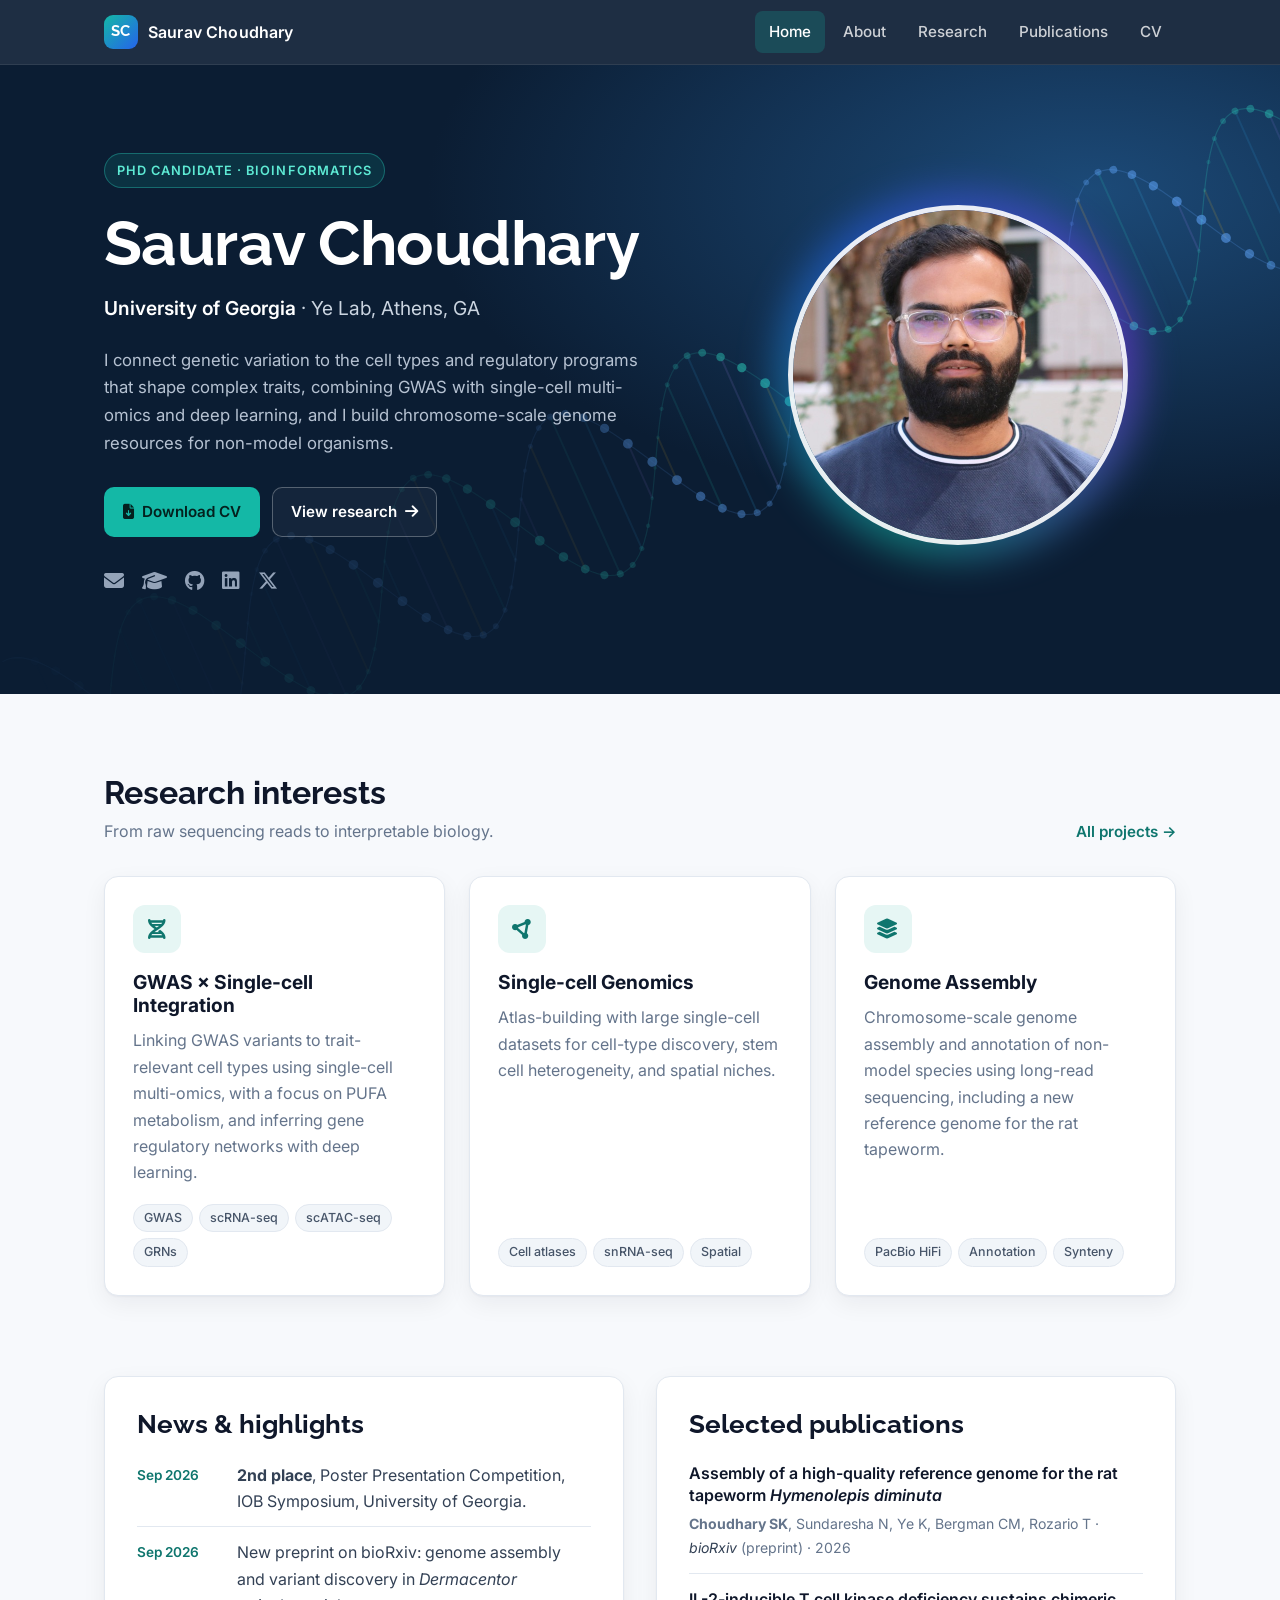
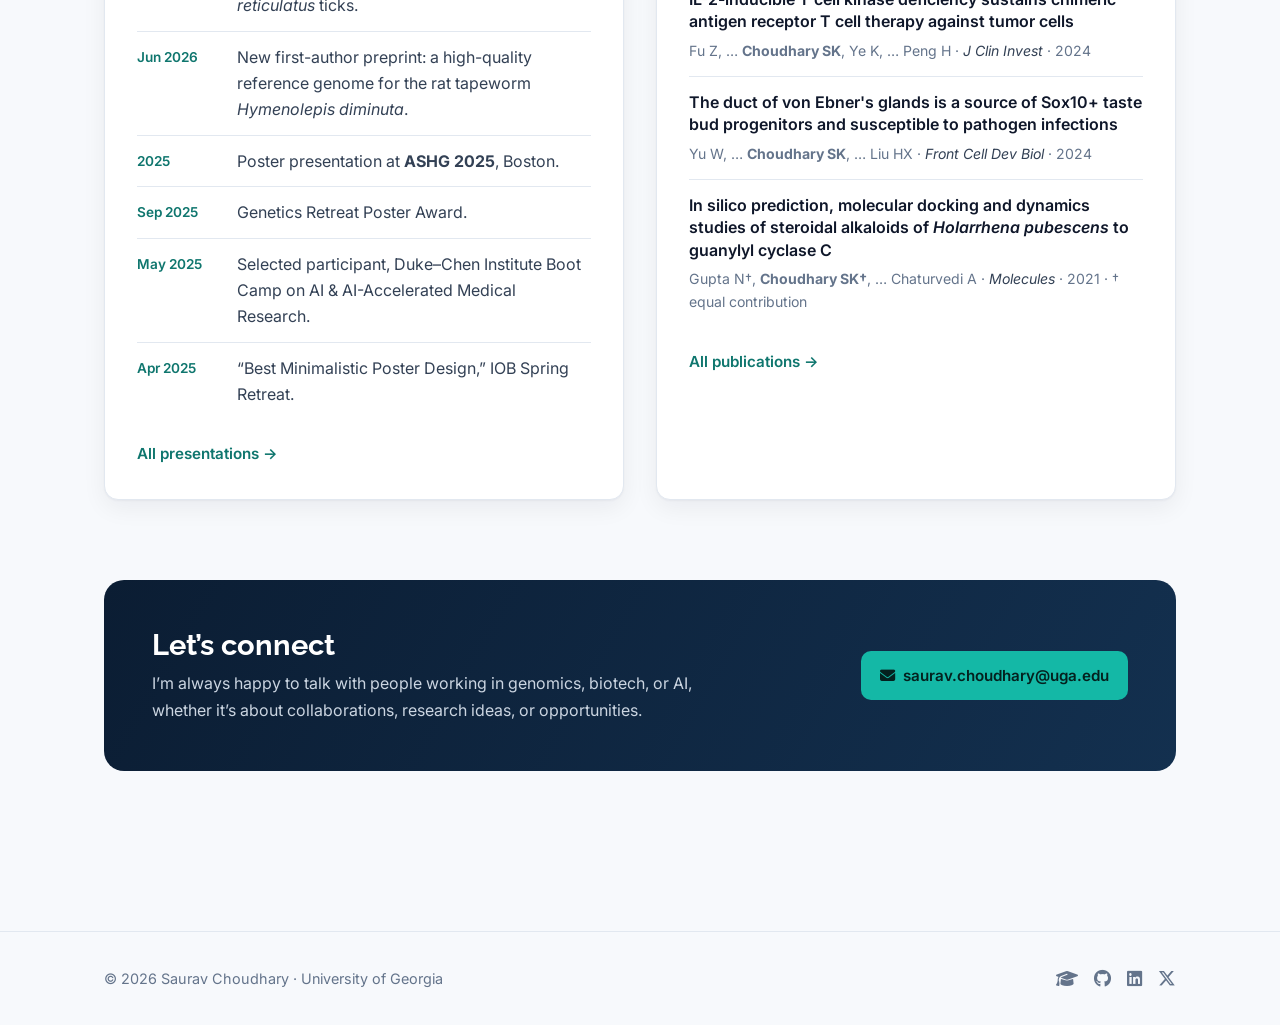
<file: index.html>
<!DOCTYPE html>
<html lang="en">
<head>
    <meta charset="UTF-8">
    <meta name="viewport" content="width=device-width, initial-scale=1.0">
    <title>Saurav Choudhary | Bioinformatics PhD Candidate, University of Georgia (UGA)</title>
    <meta name="description" content="Saurav Choudhary (Saurav Kumar Choudhary) is a Bioinformatics PhD candidate at the University of Georgia (UGA), Athens, working on single-cell genomics, GWAS integration, gene regulatory networks, and genome assembly.">

    <!-- Social preview cards (LinkedIn, X, Slack) -->
    <meta property="og:type" content="website">
    <meta property="og:title" content="Saurav Choudhary | Bioinformatics PhD Candidate, University of Georgia (UGA)">
    <meta property="og:description" content="Saurav Choudhary (Saurav Kumar Choudhary) is a Bioinformatics PhD candidate at the University of Georgia (UGA), Athens, working on single-cell genomics, GWAS integration, gene regulatory networks, and genome assembly.">
    <link rel="canonical" href="https://choudhary-saurav.github.io/">
    <meta property="og:url" content="https://choudhary-saurav.github.io/">
    <meta property="og:site_name" content="Saurav Choudhary">
    <script type="application/ld+json">
{
        "@context": "https://schema.org",
        "@type": "Person",
        "name": "Saurav Choudhary",
        "alternateName": [
            "Saurav Kumar Choudhary",
            "Saurav K. Choudhary",
            "SK Choudhary"
        ],
        "url": "https://choudhary-saurav.github.io/",
        "image": "https://choudhary-saurav.github.io/assets/images/profile_640.jpg",
        "email": "mailto:saurav.choudhary@uga.edu",
        "jobTitle": "PhD Candidate in Bioinformatics",
        "affiliation": {
            "@type": "CollegeOrUniversity",
            "name": "University of Georgia",
            "alternateName": "UGA",
            "department": {
                "@type": "Organization",
                "name": "Institute of Bioinformatics"
            },
            "url": "https://www.uga.edu/"
        },
        "alumniOf": [
            {
                "@type": "CollegeOrUniversity",
                "name": "Indraprastha Institute of Information Technology Delhi",
                "alternateName": "IIIT-Delhi"
            },
            {
                "@type": "CollegeOrUniversity",
                "name": "Amity University"
            }
        ],
        "address": {
            "@type": "PostalAddress",
            "addressLocality": "Athens",
            "addressRegion": "GA",
            "addressCountry": "US"
        },
        "knowsAbout": [
            "Bioinformatics",
            "Single-cell genomics",
            "scRNA-seq",
            "scATAC-seq",
            "Spatial transcriptomics",
            "GWAS",
            "Gene regulatory networks",
            "Genome assembly",
            "Genome annotation",
            "Machine learning"
        ],
        "sameAs": [
            "https://scholar.google.com/citations?user=HQW7pr0AAAAJ",
            "https://github.com/Saurav0731",
            "https://www.linkedin.com/in/saurav317/",
            "https://x.com/saurav317",
            "https://www.genetics.uga.edu/directory/people/saurav-kumar-choudhary"
        ]
    }
    </script>
    <meta property="og:image" content="https://choudhary-saurav.github.io/assets/images/profile_640.jpg">
    <meta name="twitter:card" content="summary">

    <link rel="preconnect" href="https://fonts.googleapis.com">
    <link rel="preconnect" href="https://fonts.gstatic.com" crossorigin>
    <link href="https://fonts.googleapis.com/css2?family=Inter:wght@400;500;600;700&family=Raleway:wght@700;800&display=swap" rel="stylesheet">
    <link rel="stylesheet" href="https://cdnjs.cloudflare.com/ajax/libs/font-awesome/6.5.1/css/all.min.css">
    <link rel="stylesheet" href="assets/css/style.css">
</head>
<body>

    <nav class="site-nav">
        <div class="wrap">
            <a class="brand" href="index.html">
                <span class="brand-mark">SC</span>
                <span>Saurav Choudhary</span>
            </a>
            <button class="nav-toggle" aria-label="Toggle menu" aria-expanded="false">
                <i class="fa-solid fa-bars"></i>
            </button>
            <ul class="nav-links">
                <li><a class="active" href="index.html">Home</a></li>
                <li><a href="about.html">About</a></li>
                <li><a href="research.html">Research</a></li>
                <li><a href="publications.html">Publications</a></li>
                <li><a href="cv.html">CV</a></li>
            </ul>
        </div>
    </nav>

    <header class="hero">
        <canvas class="hero-canvas" data-anim="helix" aria-hidden="true"></canvas>
        <div class="wrap">
            <div>
                <span class="eyebrow">PhD Candidate · Bioinformatics</span>
                <h1>Saurav Choudhary</h1>
                <p class="role"><strong>University of Georgia</strong> · Ye Lab, Athens, GA</p>
                <p class="lede">
                    I connect genetic variation to the cell types and regulatory programs that shape complex traits,
                    combining GWAS with single-cell multi-omics and deep learning, and I build chromosome-scale
                    genome resources for non-model organisms.
                </p>
                <div class="hero-actions">
                    <a class="btn btn-primary" href="assets/pdfs/Saurav_Choudhary_2026.pdf" target="_blank" rel="noopener">
                        <i class="fa-solid fa-file-arrow-down"></i> Download CV
                    </a>
                    <a class="btn btn-ghost" href="research.html">
                        View research <i class="fa-solid fa-arrow-right"></i>
                    </a>
                </div>
                <div class="hero-social">
                    <a href="mailto:saurav.choudhary@uga.edu" aria-label="Email"><i class="fa-solid fa-envelope"></i></a>
                    <a href="https://scholar.google.com/citations?user=HQW7pr0AAAAJ&hl=en" target="_blank" rel="noopener" aria-label="Google Scholar"><i class="fa-solid fa-graduation-cap"></i></a>
                    <a href="https://github.com/Saurav0731" target="_blank" rel="noopener" aria-label="GitHub"><i class="fa-brands fa-github"></i></a>
                    <a href="https://www.linkedin.com/in/saurav317/" target="_blank" rel="noopener" aria-label="LinkedIn"><i class="fa-brands fa-linkedin"></i></a>
                    <a href="https://x.com/saurav317" target="_blank" rel="noopener" aria-label="X"><i class="fa-brands fa-x-twitter"></i></a>
                </div>
            </div>
            <div class="portrait">
                <img src="assets/images/profile_640.jpg" alt="Portrait of Saurav Choudhary">
            </div>
        </div>
    </header>

    <main>
        <section class="section">
            <div class="wrap">
                <div class="section-head">
                    <div>
                        <h2>Research interests</h2>
                        <p>From raw sequencing reads to interpretable biology.</p>
                    </div>
                    <a class="section-link" href="research.html">All projects →</a>
                </div>

                <div class="cards">
                    <article class="card">
                        <div class="card-icon"><i class="fa-solid fa-dna"></i></div>
                        <h3>GWAS × Single-cell Integration</h3>
                        <p>Linking GWAS variants to trait-relevant cell types using single-cell multi-omics, with a focus on PUFA metabolism, and inferring gene regulatory networks with deep learning.</p>
                        <div class="tags">
                            <span class="tag">GWAS</span>
                            <span class="tag">scRNA-seq</span>
                            <span class="tag">scATAC-seq</span>
                            <span class="tag">GRNs</span>
                        </div>
                    </article>

                    <article class="card">
                        <div class="card-icon"><i class="fa-solid fa-circle-nodes"></i></div>
                        <h3>Single-cell Genomics</h3>
                        <p>Atlas-building with large single-cell datasets for cell-type discovery, stem cell heterogeneity, and spatial niches.</p>
                        <div class="tags">
                            <span class="tag">Cell atlases</span>
                            <span class="tag">snRNA-seq</span>
                            <span class="tag">Spatial</span>
                        </div>
                    </article>

                    <article class="card">
                        <div class="card-icon"><i class="fa-solid fa-layer-group"></i></div>
                        <h3>Genome Assembly</h3>
                        <p>Chromosome-scale genome assembly and annotation of non-model species using long-read sequencing, including a new reference genome for the rat tapeworm.</p>
                        <div class="tags">
                            <span class="tag">PacBio HiFi</span>
                            <span class="tag">Annotation</span>
                            <span class="tag">Synteny</span>
                        </div>
                    </article>
                </div>
            </div>
        </section>

        <section class="section">
            <div class="wrap split">
                <div class="panel">
                    <h2>News &amp; highlights</h2>
                    <ul class="news">
                        <li><time>Sep 2026</time><span><strong>2nd place</strong>, Poster Presentation Competition, IOB Symposium, University of Georgia.</span></li>
                        <li><time>Sep 2026</time><span>New preprint on bioRxiv: genome assembly and variant discovery in <i>Dermacentor reticulatus</i> ticks.</span></li>
                        <li><time>Jun 2026</time><span>New first-author preprint: a high-quality reference genome for the rat tapeworm <i>Hymenolepis diminuta</i>.</span></li>
                        <li><time>2025</time><span>Poster presentation at <strong>ASHG 2025</strong>, Boston.</span></li>
                        <li><time>Sep 2025</time><span>Genetics Retreat Poster Award.</span></li>
                        <li><time>May 2025</time><span>Selected participant, Duke–Chen Institute Boot Camp on AI &amp; AI-Accelerated Medical Research.</span></li>
                        <li><time>Apr 2025</time><span>“Best Minimalistic Poster Design,” IOB Spring Retreat.</span></li>
                    </ul>
                    <div class="panel-foot"><a href="publications.html">All presentations →</a></div>
                </div>

                <div class="panel">
                    <h2>Selected publications</h2>
                    <div class="pub">
                        <a class="pub-title" href="https://doi.org/10.64898/2026.06.23.734100" target="_blank" rel="noopener">
                            Assembly of a high-quality reference genome for the rat tapeworm <i>Hymenolepis diminuta</i>
                        </a>
                        <div class="pub-meta"><strong>Choudhary SK</strong>, Sundaresha N, Ye K, Bergman CM, Rozario T · <em>bioRxiv</em> (preprint) · 2026</div>
                    </div>
                    <div class="pub">
                        <a class="pub-title" href="https://doi.org/10.1172/JCI178558" target="_blank" rel="noopener">
                            IL-2-inducible T cell kinase deficiency sustains chimeric antigen receptor T cell therapy against tumor cells
                        </a>
                        <div class="pub-meta">Fu Z, … <strong>Choudhary SK</strong>, Ye K, … Peng H · <em>J Clin Invest</em> · 2024</div>
                    </div>
                    <div class="pub">
                        <a class="pub-title" href="https://doi.org/10.3389/fcell.2024.1460669" target="_blank" rel="noopener">
                            The duct of von Ebner's glands is a source of Sox10+ taste bud progenitors and susceptible to pathogen infections
                        </a>
                        <div class="pub-meta">Yu W, … <strong>Choudhary SK</strong>, … Liu HX · <em>Front Cell Dev Biol</em> · 2024</div>
                    </div>
                    <div class="pub">
                        <a class="pub-title" href="https://doi.org/10.3390/molecules26144147" target="_blank" rel="noopener">
                            In silico prediction, molecular docking and dynamics studies of steroidal alkaloids of <i>Holarrhena pubescens</i> to guanylyl cyclase C
                        </a>
                        <div class="pub-meta">Gupta N†, <strong>Choudhary SK†</strong>, … Chaturvedi A · <em>Molecules</em> · 2021 · † equal contribution</div>
                    </div>
                    <div class="panel-foot"><a href="publications.html">All publications →</a></div>
                </div>
            </div>
        </section>

        <section class="section">
            <div class="wrap">
                <div class="contact">
                    <div>
                        <h2>Let’s connect</h2>
                        <p>I’m always happy to talk with people working in genomics, biotech, or AI, whether it’s about collaborations, research ideas, or opportunities.</p>
                    </div>
                    <a class="btn btn-primary" href="mailto:saurav.choudhary@uga.edu">
                        <i class="fa-solid fa-envelope"></i> saurav.choudhary@uga.edu
                    </a>
                </div>
            </div>
        </section>
    </main>

    <footer class="site-footer">
        <div class="wrap">
            <span>© 2026 Saurav Choudhary · University of Georgia</span>
            <div class="footer-social">
                <a href="https://scholar.google.com/citations?user=HQW7pr0AAAAJ&hl=en" target="_blank" rel="noopener" aria-label="Google Scholar"><i class="fa-solid fa-graduation-cap"></i></a>
                <a href="https://github.com/Saurav0731" target="_blank" rel="noopener" aria-label="GitHub"><i class="fa-brands fa-github"></i></a>
                <a href="https://www.linkedin.com/in/saurav317/" target="_blank" rel="noopener" aria-label="LinkedIn"><i class="fa-brands fa-linkedin"></i></a>
                <a href="https://x.com/saurav317" target="_blank" rel="noopener" aria-label="X"><i class="fa-brands fa-x-twitter"></i></a>
            </div>
        </div>
    </footer>

    <script data-goatcounter="https://choudhary-saurav.goatcounter.com/count" async src="https://gc.zgo.at/count.js"></script>
    <script src="assets/js/site.js"></script>
    <script src="assets/js/hero-anim.js"></script>
</body>
</html>
</file>
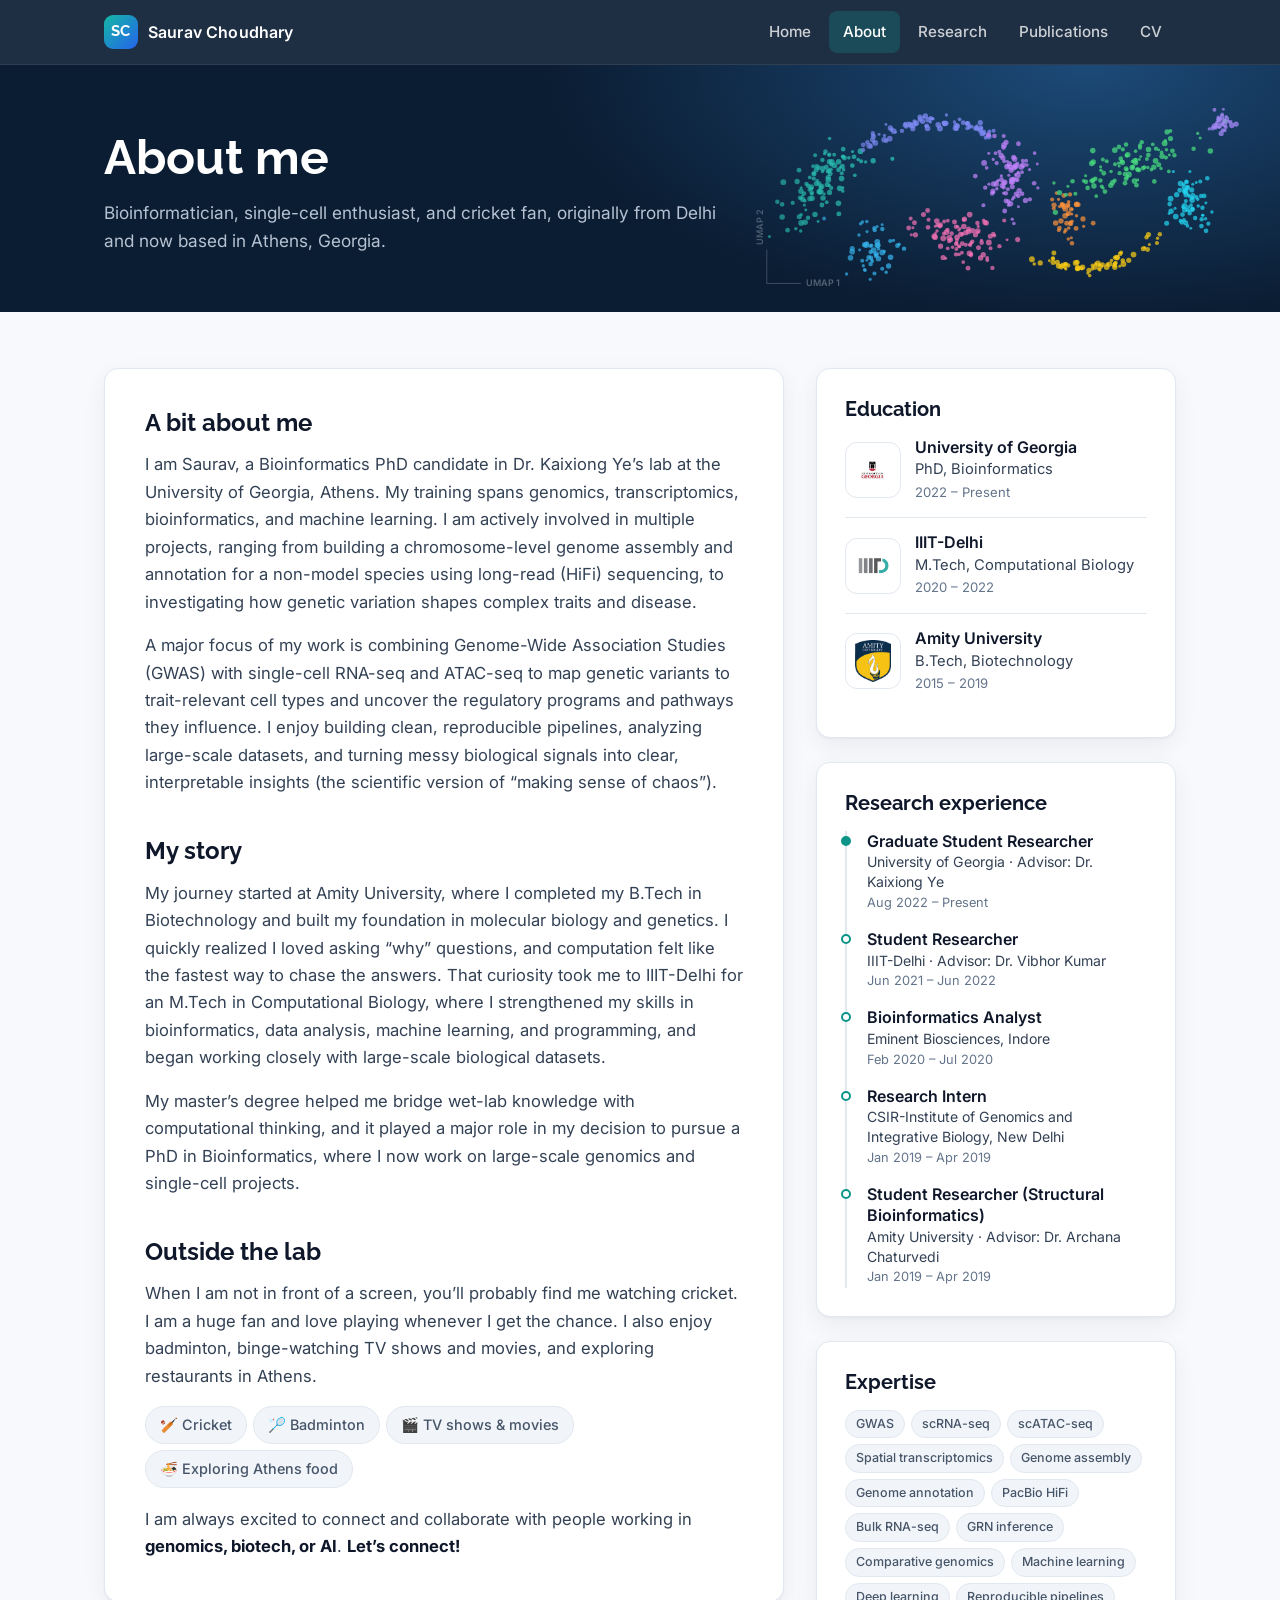
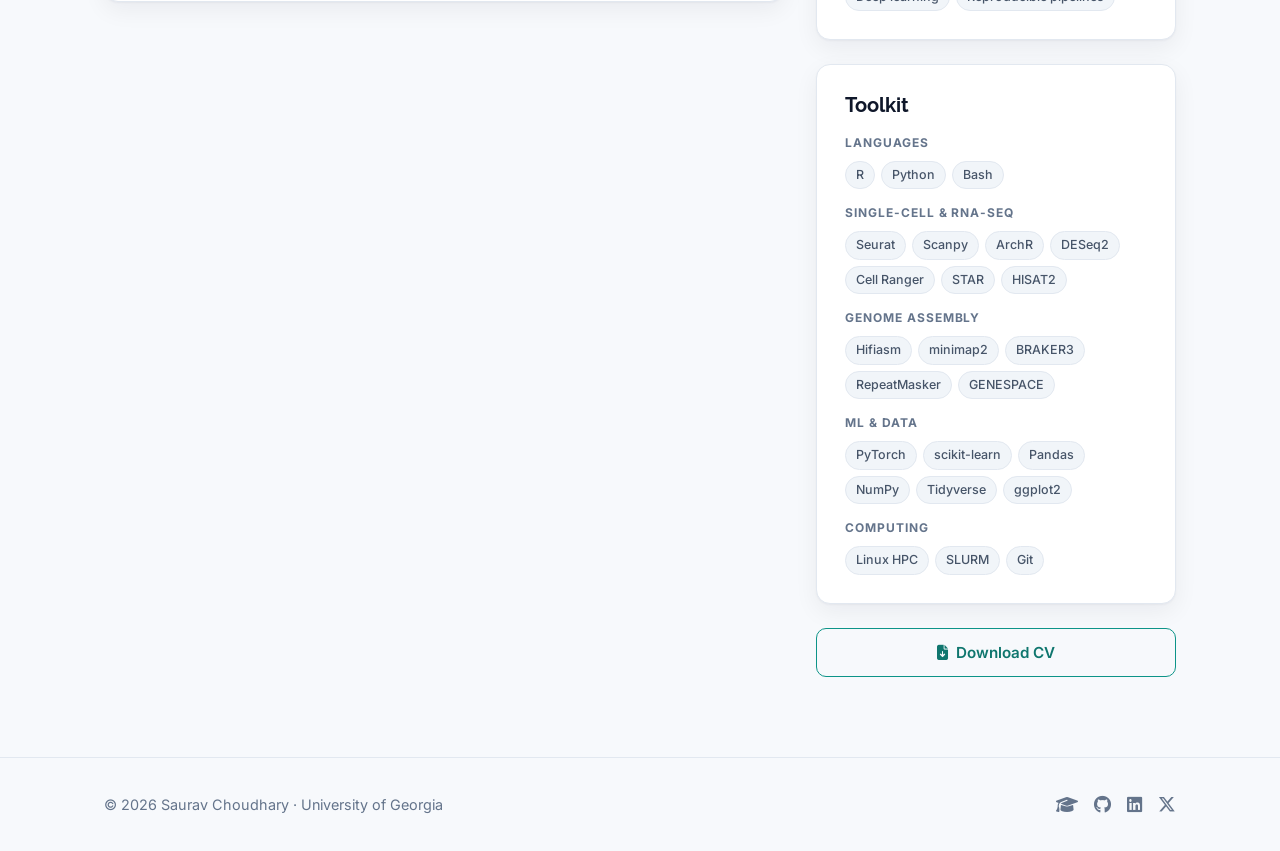
<file: about.html>
<!DOCTYPE html>
<html lang="en">
<head>
    <meta charset="UTF-8">
    <meta name="viewport" content="width=device-width, initial-scale=1.0">
    <title>About Saurav Choudhary | Bioinformatics PhD, University of Georgia (UGA)</title>
    <meta name="description" content="About Saurav Choudhary, a Bioinformatics PhD candidate in Dr. Kaixiong Ye's lab at the University of Georgia (UGA): background, education, research experience, and skills.">
    <meta property="og:title" content="About Saurav Choudhary | Bioinformatics PhD, University of Georgia (UGA)">
    <meta property="og:description" content="About Saurav Choudhary, a Bioinformatics PhD candidate in Dr. Kaixiong Ye's lab at the University of Georgia (UGA): background, education, research experience, and skills.">
    <link rel="canonical" href="https://choudhary-saurav.github.io/about.html">
    <meta property="og:url" content="https://choudhary-saurav.github.io/about.html">
    <meta property="og:site_name" content="Saurav Choudhary">
    <meta property="og:image" content="https://choudhary-saurav.github.io/assets/images/profile_640.jpg">

    <link rel="preconnect" href="https://fonts.googleapis.com">
    <link rel="preconnect" href="https://fonts.gstatic.com" crossorigin>
    <link href="https://fonts.googleapis.com/css2?family=Inter:wght@400;500;600;700&family=Raleway:wght@700;800&display=swap" rel="stylesheet">
    <link rel="stylesheet" href="https://cdnjs.cloudflare.com/ajax/libs/font-awesome/6.5.1/css/all.min.css">
    <link rel="stylesheet" href="assets/css/style.css">
</head>
<body>

    <nav class="site-nav">
        <div class="wrap">
            <a class="brand" href="index.html">
                <span class="brand-mark">SC</span>
                <span>Saurav Choudhary</span>
            </a>
            <button class="nav-toggle" aria-label="Toggle menu" aria-expanded="false">
                <i class="fa-solid fa-bars"></i>
            </button>
            <ul class="nav-links">
                <li><a href="index.html">Home</a></li>
                <li><a class="active" href="about.html">About</a></li>
                <li><a href="research.html">Research</a></li>
                <li><a href="publications.html">Publications</a></li>
                <li><a href="cv.html">CV</a></li>
            </ul>
        </div>
    </nav>

    <header class="page-hero">
        <canvas class="hero-canvas" data-anim="umap" aria-hidden="true"></canvas>
        <div class="wrap">
            <h1>About me</h1>
            <p>Bioinformatician, single-cell enthusiast, and cricket fan, originally from Delhi and now based in Athens, Georgia.</p>
        </div>
    </header>

    <main class="page-body">
        <div class="wrap about-layout">

            <article class="panel prose">
                <h2>A bit about me</h2>
                <p>
                    I am Saurav, a Bioinformatics PhD candidate in Dr. Kaixiong Ye’s lab at the University of Georgia, Athens.
                    My training spans genomics, transcriptomics, bioinformatics, and machine learning. I am actively involved
                    in multiple projects, ranging from building a chromosome-level genome assembly and annotation for a
                    non-model species using long-read (HiFi) sequencing, to investigating how genetic variation shapes complex
                    traits and disease.
                </p>
                <p>
                    A major focus of my work is combining Genome-Wide Association Studies (GWAS) with single-cell RNA-seq and
                    ATAC-seq to map genetic variants to trait-relevant cell types and uncover the regulatory programs and
                    pathways they influence. I enjoy building clean, reproducible pipelines, analyzing large-scale datasets,
                    and turning messy biological signals into clear, interpretable insights (the scientific version of
                    “making sense of chaos”).
                </p>

                <h2>My story</h2>
                <p>
                    My journey started at Amity University, where I completed my B.Tech in Biotechnology and built my
                    foundation in molecular biology and genetics. I quickly realized I loved asking “why” questions, and
                    computation felt like the fastest way to chase the answers. That curiosity took me to IIIT-Delhi for an
                    M.Tech in Computational Biology, where I strengthened my skills in bioinformatics, data analysis, machine
                    learning, and programming, and began working closely with large-scale biological datasets.
                </p>
                <p>
                    My master’s degree helped me bridge wet-lab knowledge with computational thinking, and it played a major
                    role in my decision to pursue a PhD in Bioinformatics, where I now work on large-scale genomics and
                    single-cell projects.
                </p>

                <h2>Outside the lab</h2>
                <p>
                    When I am not in front of a screen, you’ll probably find me watching cricket. I am a huge fan and love
                    playing whenever I get the chance. I also enjoy badminton, binge-watching TV shows and movies, and
                    exploring restaurants in Athens.
                </p>
                <div class="tags hobbies">
                    <span class="tag tag-lg">🏏 Cricket</span>
                    <span class="tag tag-lg">🏸 Badminton</span>
                    <span class="tag tag-lg">🎬 TV shows &amp; movies</span>
                    <span class="tag tag-lg">🍜 Exploring Athens food</span>
                </div>
                <p>
                    I am always excited to connect and collaborate with people working in <strong>genomics, biotech, or AI</strong>.
                    <a href="mailto:saurav.choudhary@uga.edu"><strong>Let’s connect!</strong></a>
                </p>
            </article>

            <aside class="sidebar">
                <section class="panel">
                    <h2>Education</h2>
                    <ul class="edu">
                        <li>
                            <img src="assets/images/UGA_logo.png" alt="University of Georgia logo">
                            <div>
                                <div class="school">University of Georgia</div>
                                <div class="degree">PhD, Bioinformatics</div>
                                <div class="years">2022 – Present</div>
                            </div>
                        </li>
                        <li>
                            <img src="assets/images/IIITD_logo.png" alt="IIIT-Delhi logo">
                            <div>
                                <div class="school">IIIT-Delhi</div>
                                <div class="degree">M.Tech, Computational Biology</div>
                                <div class="years">2020 – 2022</div>
                            </div>
                        </li>
                        <li>
                            <img src="assets/images/Amity_logo.png" alt="Amity University logo">
                            <div>
                                <div class="school">Amity University</div>
                                <div class="degree">B.Tech, Biotechnology</div>
                                <div class="years">2015 – 2019</div>
                            </div>
                        </li>
                    </ul>
                </section>

                <section class="panel">
                    <h2>Research experience</h2>
                    <ul class="exp">
                        <li>
                            <div class="role">Graduate Student Researcher</div>
                            <div class="org">University of Georgia · Advisor: Dr. Kaixiong Ye</div>
                            <div class="years">Aug 2022 – Present</div>
                        </li>
                        <li>
                            <div class="role">Student Researcher</div>
                            <div class="org">IIIT-Delhi · Advisor: Dr. Vibhor Kumar</div>
                            <div class="years">Jun 2021 – Jun 2022</div>
                        </li>
                        <li>
                            <div class="role">Bioinformatics Analyst</div>
                            <div class="org">Eminent Biosciences, Indore</div>
                            <div class="years">Feb 2020 – Jul 2020</div>
                        </li>
                        <li>
                            <div class="role">Research Intern</div>
                            <div class="org">CSIR-Institute of Genomics and Integrative Biology, New Delhi</div>
                            <div class="years">Jan 2019 – Apr 2019</div>
                        </li>
                        <li>
                            <div class="role">Student Researcher (Structural Bioinformatics)</div>
                            <div class="org">Amity University · Advisor: Dr. Archana Chaturvedi</div>
                            <div class="years">Jan 2019 – Apr 2019</div>
                        </li>
                    </ul>
                </section>

                <section class="panel">
                    <h2>Expertise</h2>
                    <div class="tags">
                        <span class="tag">GWAS</span>
                        <span class="tag">scRNA-seq</span>
                        <span class="tag">scATAC-seq</span>
                        <span class="tag">Spatial transcriptomics</span>
                        <span class="tag">Genome assembly</span>
                        <span class="tag">Genome annotation</span>
                        <span class="tag">PacBio HiFi</span>
                        <span class="tag">Bulk RNA-seq</span>
                        <span class="tag">GRN inference</span>
                        <span class="tag">Comparative genomics</span>
                        <span class="tag">Machine learning</span>
                        <span class="tag">Deep learning</span>
                        <span class="tag">Reproducible pipelines</span>
                    </div>
                </section>

                <section class="panel">
                    <h2>Toolkit</h2>
                    <div class="toolkit">
                        <div class="tool-group">Languages</div>
                        <div class="tags">
                            <span class="tag">R</span>
                            <span class="tag">Python</span>
                            <span class="tag">Bash</span>
                        </div>
                        <div class="tool-group">Single-cell &amp; RNA-seq</div>
                        <div class="tags">
                            <span class="tag">Seurat</span>
                            <span class="tag">Scanpy</span>
                            <span class="tag">ArchR</span>
                            <span class="tag">DESeq2</span>
                            <span class="tag">Cell Ranger</span>
                            <span class="tag">STAR</span>
                            <span class="tag">HISAT2</span>
                        </div>
                        <div class="tool-group">Genome assembly</div>
                        <div class="tags">
                            <span class="tag">Hifiasm</span>
                            <span class="tag">minimap2</span>
                            <span class="tag">BRAKER3</span>
                            <span class="tag">RepeatMasker</span>
                            <span class="tag">GENESPACE</span>
                        </div>
                        <div class="tool-group">ML &amp; data</div>
                        <div class="tags">
                            <span class="tag">PyTorch</span>
                            <span class="tag">scikit-learn</span>
                            <span class="tag">Pandas</span>
                            <span class="tag">NumPy</span>
                            <span class="tag">Tidyverse</span>
                            <span class="tag">ggplot2</span>
                        </div>
                        <div class="tool-group">Computing</div>
                        <div class="tags">
                            <span class="tag">Linux HPC</span>
                            <span class="tag">SLURM</span>
                            <span class="tag">Git</span>
                        </div>
                    </div>
                </section>

                <a class="btn btn-outline" href="assets/pdfs/Saurav_Choudhary_2026.pdf" target="_blank" rel="noopener" style="justify-content: center;">
                    <i class="fa-solid fa-file-arrow-down"></i> Download CV
                </a>
            </aside>
        </div>
    </main>

    <footer class="site-footer">
        <div class="wrap">
            <span>© 2026 Saurav Choudhary · University of Georgia</span>
            <div class="footer-social">
                <a href="https://scholar.google.com/citations?user=HQW7pr0AAAAJ&hl=en" target="_blank" rel="noopener" aria-label="Google Scholar"><i class="fa-solid fa-graduation-cap"></i></a>
                <a href="https://github.com/Saurav0731" target="_blank" rel="noopener" aria-label="GitHub"><i class="fa-brands fa-github"></i></a>
                <a href="https://www.linkedin.com/in/saurav317/" target="_blank" rel="noopener" aria-label="LinkedIn"><i class="fa-brands fa-linkedin"></i></a>
                <a href="https://x.com/saurav317" target="_blank" rel="noopener" aria-label="X"><i class="fa-brands fa-x-twitter"></i></a>
            </div>
        </div>
    </footer>

    <script data-goatcounter="https://choudhary-saurav.goatcounter.com/count" async src="https://gc.zgo.at/count.js"></script>
    <script src="assets/js/site.js"></script>
    <script src="assets/js/hero-anim.js"></script>
</body>
</html>
</file>
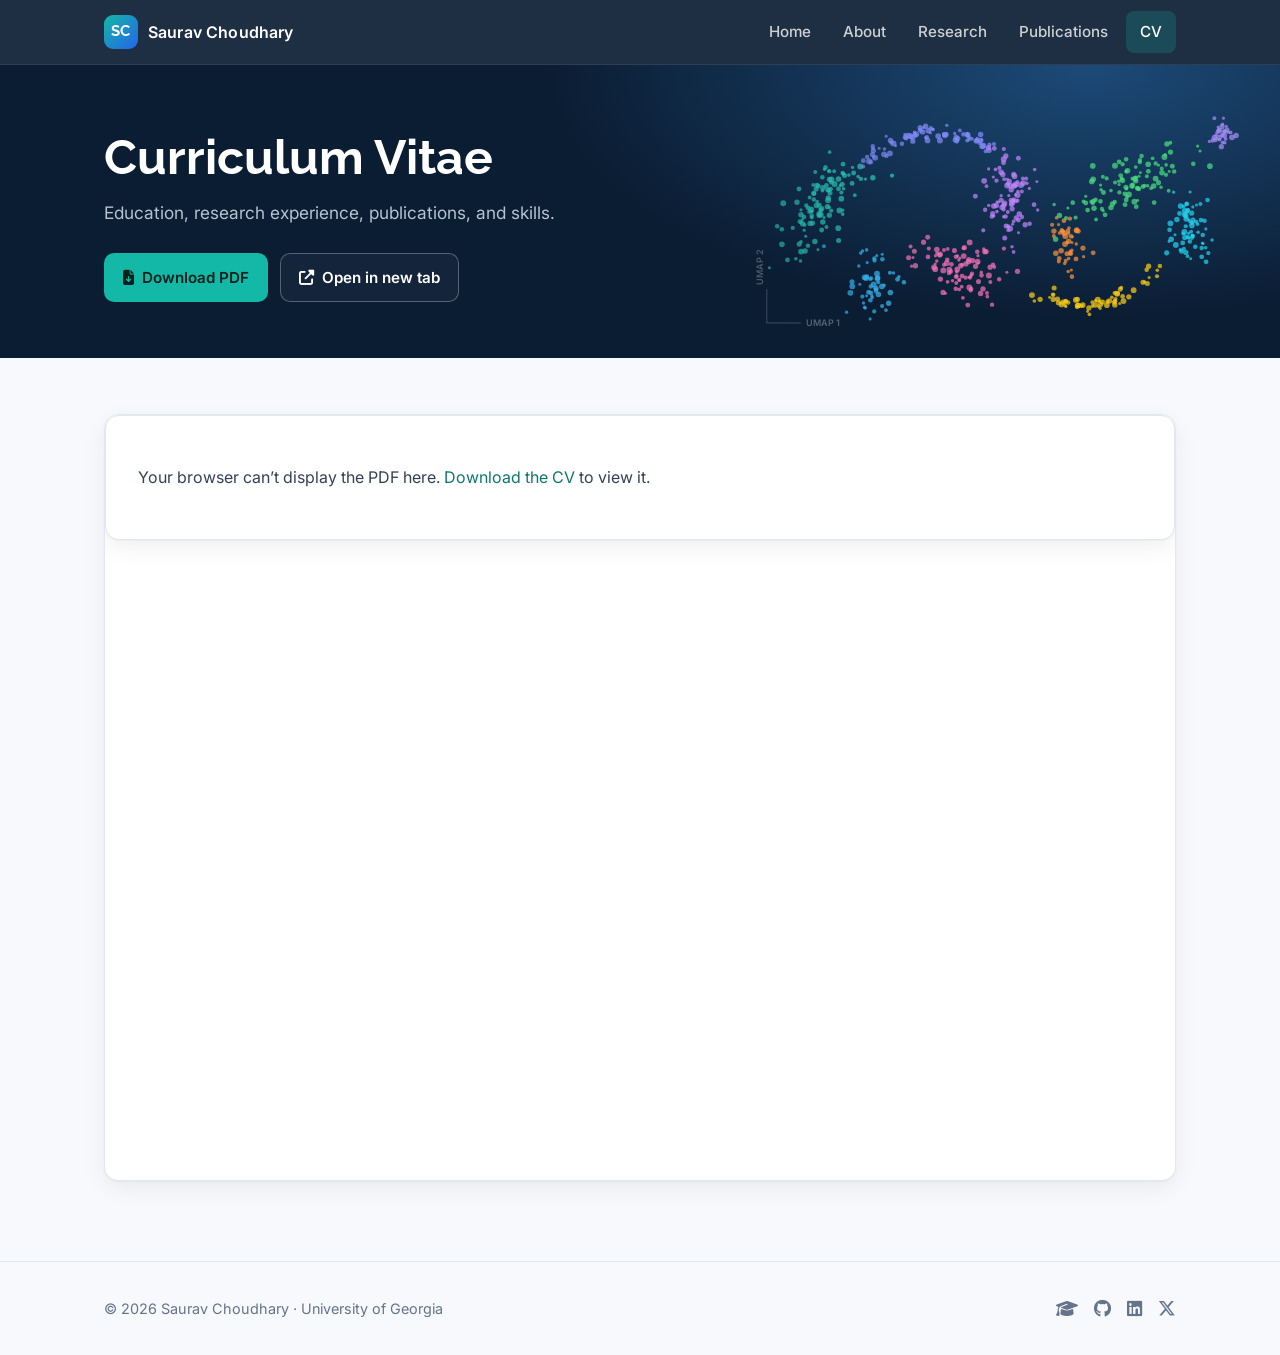
<file: cv.html>
<!DOCTYPE html>
<html lang="en">
<head>
    <meta charset="UTF-8">
    <meta name="viewport" content="width=device-width, initial-scale=1.0">
    <title>CV | Saurav Choudhary, Bioinformatics PhD, University of Georgia (UGA)</title>
    <meta name="description" content="Curriculum vitae of Saurav Choudhary (Saurav Kumar Choudhary), Bioinformatics PhD candidate at the University of Georgia (UGA).">
    <meta property="og:title" content="CV | Saurav Choudhary, Bioinformatics PhD, University of Georgia (UGA)">
    <meta property="og:description" content="Curriculum vitae of Saurav Choudhary (Saurav Kumar Choudhary), Bioinformatics PhD candidate at the University of Georgia (UGA).">
    <link rel="canonical" href="https://choudhary-saurav.github.io/cv.html">
    <meta property="og:url" content="https://choudhary-saurav.github.io/cv.html">
    <meta property="og:site_name" content="Saurav Choudhary">
    <meta property="og:image" content="https://choudhary-saurav.github.io/assets/images/profile_640.jpg">

    <link rel="preconnect" href="https://fonts.googleapis.com">
    <link rel="preconnect" href="https://fonts.gstatic.com" crossorigin>
    <link href="https://fonts.googleapis.com/css2?family=Inter:wght@400;500;600;700&family=Raleway:wght@700;800&display=swap" rel="stylesheet">
    <link rel="stylesheet" href="https://cdnjs.cloudflare.com/ajax/libs/font-awesome/6.5.1/css/all.min.css">
    <link rel="stylesheet" href="assets/css/style.css">
</head>
<body>

    <nav class="site-nav">
        <div class="wrap">
            <a class="brand" href="index.html">
                <span class="brand-mark">SC</span>
                <span>Saurav Choudhary</span>
            </a>
            <button class="nav-toggle" aria-label="Toggle menu" aria-expanded="false">
                <i class="fa-solid fa-bars"></i>
            </button>
            <ul class="nav-links">
                <li><a href="index.html">Home</a></li>
                <li><a href="about.html">About</a></li>
                <li><a href="research.html">Research</a></li>
                <li><a href="publications.html">Publications</a></li>
                <li><a class="active" href="cv.html">CV</a></li>
            </ul>
        </div>
    </nav>

    <header class="page-hero">
        <canvas class="hero-canvas" data-anim="umap" aria-hidden="true"></canvas>
        <div class="wrap">
            <h1>Curriculum Vitae</h1>
            <p>Education, research experience, publications, and skills.</p>
            <div class="hero-actions">
                <a class="btn btn-primary" href="assets/pdfs/Saurav_Choudhary_2026.pdf" download>
                    <i class="fa-solid fa-file-arrow-down"></i> Download PDF
                </a>
                <a class="btn btn-ghost" href="assets/pdfs/Saurav_Choudhary_2026.pdf" target="_blank" rel="noopener">
                    <i class="fa-solid fa-up-right-from-square"></i> Open in new tab
                </a>
            </div>
        </div>
    </header>

    <main class="page-body">
        <div class="wrap">
            <div class="cv-frame">
                <object data="assets/pdfs/Saurav_Choudhary_2026.pdf" type="application/pdf" aria-label="Saurav Choudhary CV">
                    <div class="panel cv-fallback">
                        <p>Your browser can’t display the PDF here. <a href="assets/pdfs/Saurav_Choudhary_2026.pdf">Download the CV</a> to view it.</p>
                    </div>
                </object>
            </div>

            <div class="panel cv-mobile">
                <p>The CV is best viewed as a PDF on mobile devices.</p>
                <a class="btn btn-outline" href="assets/pdfs/Saurav_Choudhary_2026.pdf" target="_blank" rel="noopener">
                    <i class="fa-solid fa-file-pdf"></i> Open CV (PDF)
                </a>
            </div>
        </div>
    </main>

    <footer class="site-footer">
        <div class="wrap">
            <span>© 2026 Saurav Choudhary · University of Georgia</span>
            <div class="footer-social">
                <a href="https://scholar.google.com/citations?user=HQW7pr0AAAAJ&hl=en" target="_blank" rel="noopener" aria-label="Google Scholar"><i class="fa-solid fa-graduation-cap"></i></a>
                <a href="https://github.com/Saurav0731" target="_blank" rel="noopener" aria-label="GitHub"><i class="fa-brands fa-github"></i></a>
                <a href="https://www.linkedin.com/in/saurav317/" target="_blank" rel="noopener" aria-label="LinkedIn"><i class="fa-brands fa-linkedin"></i></a>
                <a href="https://x.com/saurav317" target="_blank" rel="noopener" aria-label="X"><i class="fa-brands fa-x-twitter"></i></a>
            </div>
        </div>
    </footer>

    <script data-goatcounter="https://choudhary-saurav.goatcounter.com/count" async src="https://gc.zgo.at/count.js"></script>
    <script src="assets/js/site.js"></script>
    <script src="assets/js/hero-anim.js"></script>
</body>
</html>
</file>
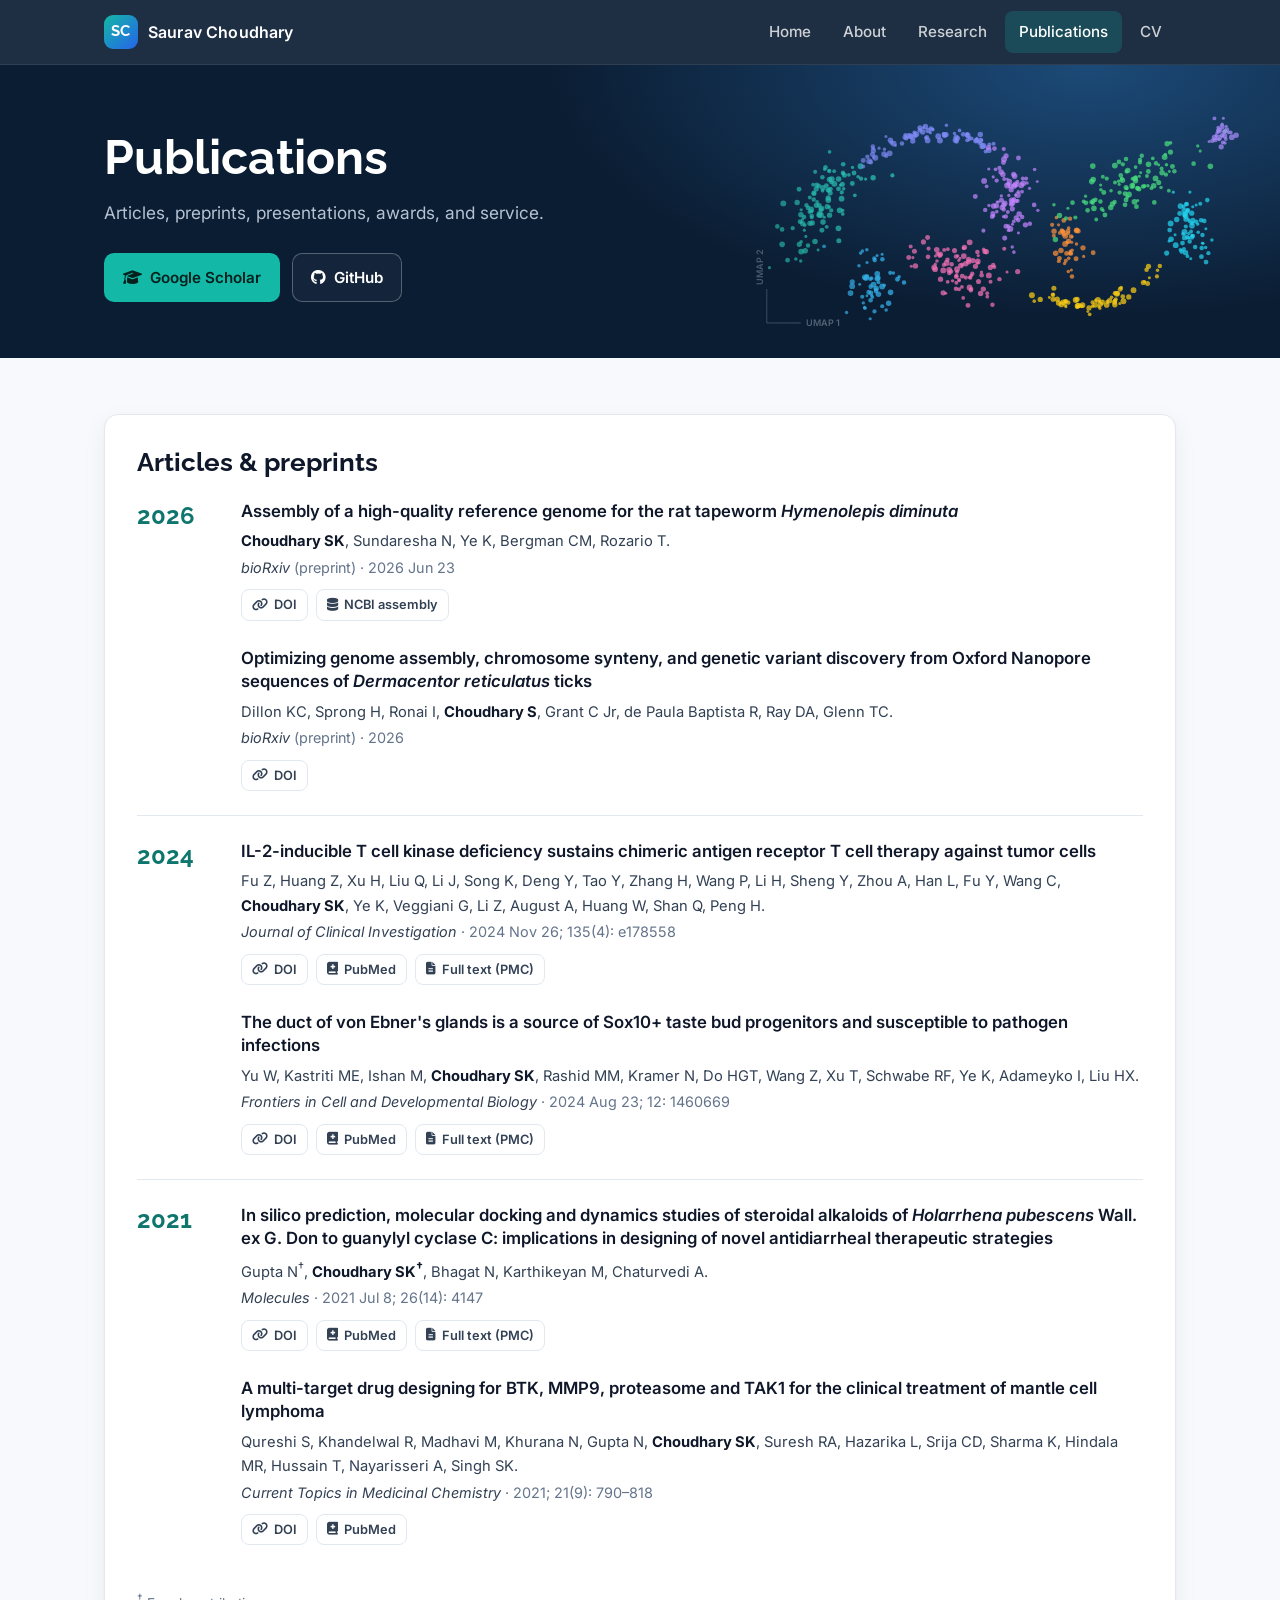
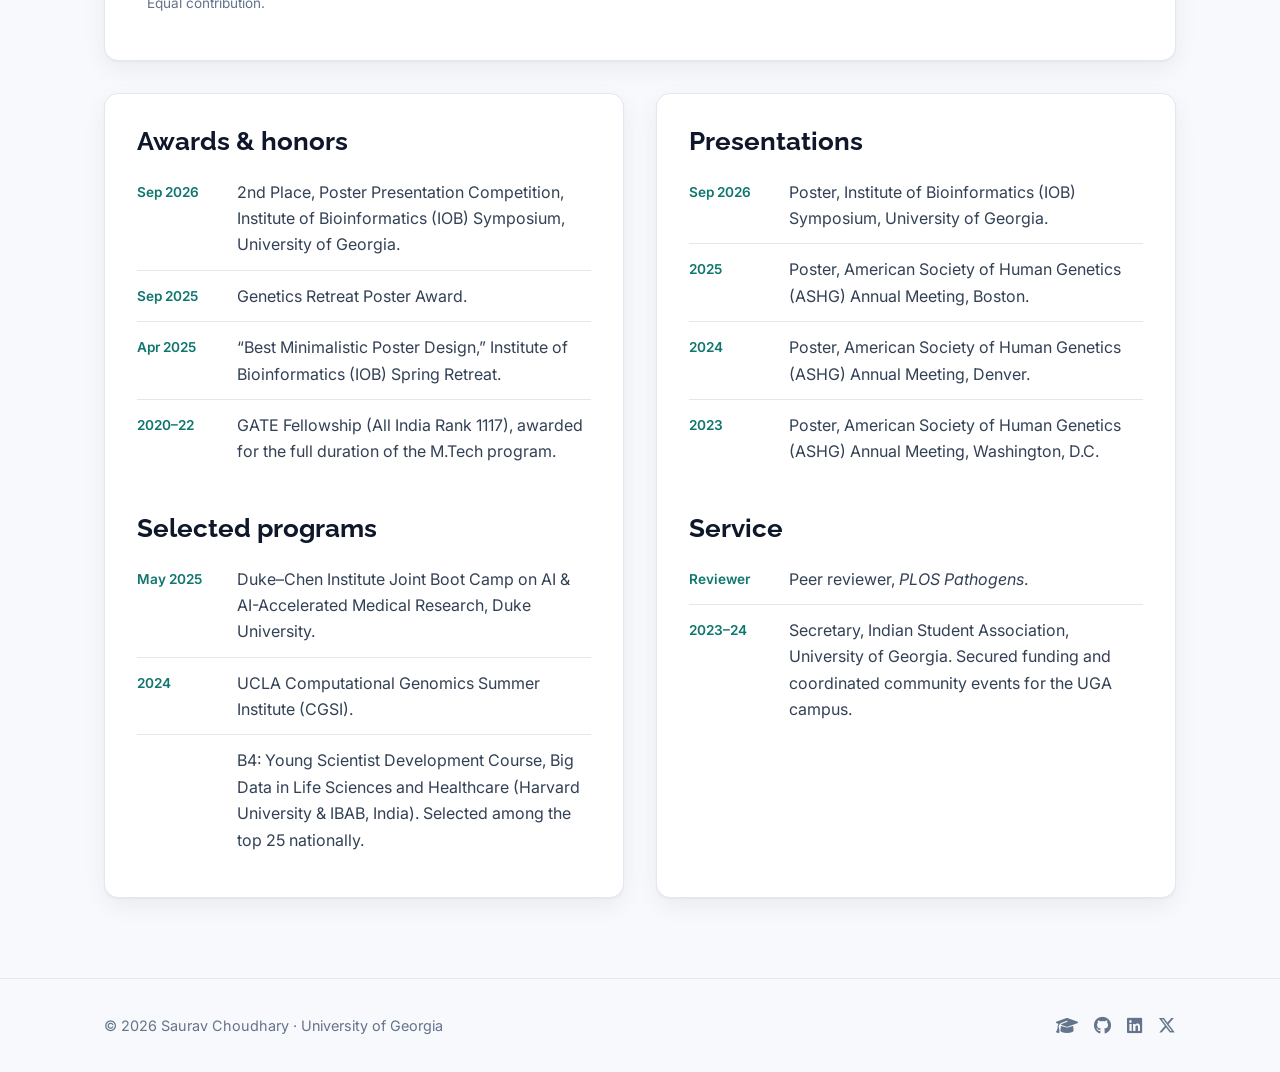
<file: publications.html>
<!DOCTYPE html>
<html lang="en">
<head>
    <meta charset="UTF-8">
    <meta name="viewport" content="width=device-width, initial-scale=1.0">
    <title>Publications | Saurav Choudhary, University of Georgia (UGA)</title>
    <meta name="description" content="Publications, preprints, presentations, and awards of Saurav Choudhary (Saurav Kumar Choudhary), Bioinformatics PhD candidate at the University of Georgia (UGA).">
    <meta property="og:title" content="Publications | Saurav Choudhary, University of Georgia (UGA)">
    <meta property="og:description" content="Publications, preprints, presentations, and awards of Saurav Choudhary (Saurav Kumar Choudhary), Bioinformatics PhD candidate at the University of Georgia (UGA).">
    <link rel="canonical" href="https://choudhary-saurav.github.io/publications.html">
    <meta property="og:url" content="https://choudhary-saurav.github.io/publications.html">
    <meta property="og:site_name" content="Saurav Choudhary">
    <meta property="og:image" content="https://choudhary-saurav.github.io/assets/images/profile_640.jpg">

    <link rel="preconnect" href="https://fonts.googleapis.com">
    <link rel="preconnect" href="https://fonts.gstatic.com" crossorigin>
    <link href="https://fonts.googleapis.com/css2?family=Inter:wght@400;500;600;700&family=Raleway:wght@700;800&display=swap" rel="stylesheet">
    <link rel="stylesheet" href="https://cdnjs.cloudflare.com/ajax/libs/font-awesome/6.5.1/css/all.min.css">
    <link rel="stylesheet" href="assets/css/style.css">
</head>
<body>

    <nav class="site-nav">
        <div class="wrap">
            <a class="brand" href="index.html">
                <span class="brand-mark">SC</span>
                <span>Saurav Choudhary</span>
            </a>
            <button class="nav-toggle" aria-label="Toggle menu" aria-expanded="false">
                <i class="fa-solid fa-bars"></i>
            </button>
            <ul class="nav-links">
                <li><a href="index.html">Home</a></li>
                <li><a href="about.html">About</a></li>
                <li><a href="research.html">Research</a></li>
                <li><a class="active" href="publications.html">Publications</a></li>
                <li><a href="cv.html">CV</a></li>
            </ul>
        </div>
    </nav>

    <header class="page-hero">
        <canvas class="hero-canvas" data-anim="umap" aria-hidden="true"></canvas>
        <div class="wrap">
            <h1>Publications</h1>
            <p>Articles, preprints, presentations, awards, and service.</p>
            <div class="hero-actions">
                <a class="btn btn-primary" href="https://scholar.google.com/citations?user=HQW7pr0AAAAJ&hl=en" target="_blank" rel="noopener">
                    <i class="fa-solid fa-graduation-cap"></i> Google Scholar
                </a>
                <a class="btn btn-ghost" href="https://github.com/Saurav0731" target="_blank" rel="noopener">
                    <i class="fa-brands fa-github"></i> GitHub
                </a>
            </div>
        </div>
    </header>

    <main class="page-body">
        <div class="wrap">

            <section class="panel pub-section">
                <h2>Articles &amp; preprints</h2>

                <div class="year-group">
                    <div class="year">2026</div>
                    <div>
                        <div class="pub-item">
                            <a class="pub-title" href="https://doi.org/10.64898/2026.06.23.734100" target="_blank" rel="noopener">
                                Assembly of a high-quality reference genome for the rat tapeworm <i>Hymenolepis diminuta</i>
                            </a>
                            <div class="pub-authors">
                                <strong>Choudhary SK</strong>, Sundaresha N, Ye K, Bergman CM, Rozario T.
                            </div>
                            <div class="pub-venue"><em>bioRxiv</em> (preprint) · 2026 Jun 23</div>
                            <div class="pub-links">
                                <a class="chip-link" href="https://doi.org/10.64898/2026.06.23.734100" target="_blank" rel="noopener"><i class="fa-solid fa-link"></i> DOI</a>
                                <a class="chip-link" href="https://www.ncbi.nlm.nih.gov/datasets/genome/GCA_056153285.1/" target="_blank" rel="noopener"><i class="fa-solid fa-database"></i> NCBI assembly</a>
                            </div>
                        </div>

                        <div class="pub-item">
                            <a class="pub-title" href="https://doi.org/10.64898/2026.09.18.752137" target="_blank" rel="noopener">
                                Optimizing genome assembly, chromosome synteny, and genetic variant discovery from Oxford Nanopore sequences of <i>Dermacentor reticulatus</i> ticks
                            </a>
                            <div class="pub-authors">
                                Dillon KC, Sprong H, Ronai I, <strong>Choudhary S</strong>, Grant C Jr, de Paula Baptista R, Ray DA, Glenn TC.
                            </div>
                            <div class="pub-venue"><em>bioRxiv</em> (preprint) · 2026</div>
                            <div class="pub-links">
                                <a class="chip-link" href="https://doi.org/10.64898/2026.09.18.752137" target="_blank" rel="noopener"><i class="fa-solid fa-link"></i> DOI</a>
                            </div>
                        </div>
                    </div>
                </div>

                <div class="year-group">
                    <div class="year">2024</div>
                    <div>
                        <div class="pub-item">
                            <a class="pub-title" href="https://doi.org/10.1172/JCI178558" target="_blank" rel="noopener">
                                IL-2-inducible T cell kinase deficiency sustains chimeric antigen receptor T cell therapy against tumor cells
                            </a>
                            <div class="pub-authors">
                                Fu Z, Huang Z, Xu H, Liu Q, Li J, Song K, Deng Y, Tao Y, Zhang H, Wang P, Li H, Sheng Y, Zhou A,
                                Han L, Fu Y, Wang C, <strong>Choudhary SK</strong>, Ye K, Veggiani G, Li Z, August A, Huang W,
                                Shan Q, Peng H.
                            </div>
                            <div class="pub-venue"><em>Journal of Clinical Investigation</em> · 2024 Nov 26; 135(4): e178558</div>
                            <div class="pub-links">
                                <a class="chip-link" href="https://doi.org/10.1172/JCI178558" target="_blank" rel="noopener"><i class="fa-solid fa-link"></i> DOI</a>
                                <a class="chip-link" href="https://pubmed.ncbi.nlm.nih.gov/39589809/" target="_blank" rel="noopener"><i class="fa-solid fa-book-medical"></i> PubMed</a>
                                <a class="chip-link" href="https://pmc.ncbi.nlm.nih.gov/articles/PMC11827851/" target="_blank" rel="noopener"><i class="fa-solid fa-file-lines"></i> Full text (PMC)</a>
                            </div>
                        </div>

                        <div class="pub-item">
                            <a class="pub-title" href="https://doi.org/10.3389/fcell.2024.1460669" target="_blank" rel="noopener">
                                The duct of von Ebner's glands is a source of Sox10+ taste bud progenitors and susceptible to pathogen infections
                            </a>
                            <div class="pub-authors">
                                Yu W, Kastriti ME, Ishan M, <strong>Choudhary SK</strong>, Rashid MM, Kramer N, Do HGT, Wang Z,
                                Xu T, Schwabe RF, Ye K, Adameyko I, Liu HX.
                            </div>
                            <div class="pub-venue"><em>Frontiers in Cell and Developmental Biology</em> · 2024 Aug 23; 12: 1460669</div>
                            <div class="pub-links">
                                <a class="chip-link" href="https://doi.org/10.3389/fcell.2024.1460669" target="_blank" rel="noopener"><i class="fa-solid fa-link"></i> DOI</a>
                                <a class="chip-link" href="https://pubmed.ncbi.nlm.nih.gov/39247625/" target="_blank" rel="noopener"><i class="fa-solid fa-book-medical"></i> PubMed</a>
                                <a class="chip-link" href="https://pmc.ncbi.nlm.nih.gov/articles/PMC11377339/" target="_blank" rel="noopener"><i class="fa-solid fa-file-lines"></i> Full text (PMC)</a>
                            </div>
                        </div>
                    </div>
                </div>

                <div class="year-group">
                    <div class="year">2021</div>
                    <div>
                        <div class="pub-item">
                            <a class="pub-title" href="https://doi.org/10.3390/molecules26144147" target="_blank" rel="noopener">
                                In silico prediction, molecular docking and dynamics studies of steroidal alkaloids of
                                <i>Holarrhena pubescens</i> Wall. ex G. Don to guanylyl cyclase C: implications in designing of
                                novel antidiarrheal therapeutic strategies
                            </a>
                            <div class="pub-authors">
                                Gupta N<sup>†</sup>, <strong>Choudhary SK<sup>†</sup></strong>, Bhagat N, Karthikeyan M, Chaturvedi A.
                            </div>
                            <div class="pub-venue"><em>Molecules</em> · 2021 Jul 8; 26(14): 4147</div>
                            <div class="pub-links">
                                <a class="chip-link" href="https://doi.org/10.3390/molecules26144147" target="_blank" rel="noopener"><i class="fa-solid fa-link"></i> DOI</a>
                                <a class="chip-link" href="https://pubmed.ncbi.nlm.nih.gov/34299422/" target="_blank" rel="noopener"><i class="fa-solid fa-book-medical"></i> PubMed</a>
                                <a class="chip-link" href="https://pmc.ncbi.nlm.nih.gov/articles/PMC8305770/" target="_blank" rel="noopener"><i class="fa-solid fa-file-lines"></i> Full text (PMC)</a>
                            </div>
                        </div>

                        <div class="pub-item">
                            <a class="pub-title" href="https://doi.org/10.2174/1568026621666210119112336" target="_blank" rel="noopener">
                                A multi-target drug designing for BTK, MMP9, proteasome and TAK1 for the clinical treatment of mantle cell lymphoma
                            </a>
                            <div class="pub-authors">
                                Qureshi S, Khandelwal R, Madhavi M, Khurana N, Gupta N, <strong>Choudhary SK</strong>, Suresh RA,
                                Hazarika L, Srija CD, Sharma K, Hindala MR, Hussain T, Nayarisseri A, Singh SK.
                            </div>
                            <div class="pub-venue"><em>Current Topics in Medicinal Chemistry</em> · 2021; 21(9): 790–818</div>
                            <div class="pub-links">
                                <a class="chip-link" href="https://doi.org/10.2174/1568026621666210119112336" target="_blank" rel="noopener"><i class="fa-solid fa-link"></i> DOI</a>
                                <a class="chip-link" href="https://pubmed.ncbi.nlm.nih.gov/33463471/" target="_blank" rel="noopener"><i class="fa-solid fa-book-medical"></i> PubMed</a>
                            </div>
                        </div>
                    </div>
                </div>

                <p class="note"><sup>†</sup> Equal contribution.</p>
            </section>

            <div class="split pub-section">
                <section class="panel">
                    <h2>Awards &amp; honors</h2>
                    <ul class="news">
                        <li><time>Sep 2026</time><span>2nd Place, Poster Presentation Competition, Institute of Bioinformatics (IOB) Symposium, University of Georgia.</span></li>
                        <li><time>Sep 2025</time><span>Genetics Retreat Poster Award.</span></li>
                        <li><time>Apr 2025</time><span>“Best Minimalistic Poster Design,” Institute of Bioinformatics (IOB) Spring Retreat.</span></li>
                        <li><time>2020–22</time><span>GATE Fellowship (All India Rank 1117), awarded for the full duration of the M.Tech program.</span></li>
                    </ul>

                    <h2 style="margin-top: 36px;">Selected programs</h2>
                    <ul class="news">
                        <li><time>May 2025</time><span>Duke–Chen Institute Joint Boot Camp on AI &amp; AI-Accelerated Medical Research, Duke University.</span></li>
                        <li><time>2024</time><span>UCLA Computational Genomics Summer Institute (CGSI).</span></li>
                        <li><time></time><span>B4: Young Scientist Development Course, Big Data in Life Sciences and Healthcare (Harvard University &amp; IBAB, India). Selected among the top 25 nationally.</span></li>
                    </ul>
                </section>

                <section class="panel">
                    <h2>Presentations</h2>
                    <ul class="news">
                        <li><time>Sep 2026</time><span>Poster, Institute of Bioinformatics (IOB) Symposium, University of Georgia.</span></li>
                        <li><time>2025</time><span>Poster, American Society of Human Genetics (ASHG) Annual Meeting, Boston.</span></li>
                        <li><time>2024</time><span>Poster, American Society of Human Genetics (ASHG) Annual Meeting, Denver.</span></li>
                        <li><time>2023</time><span>Poster, American Society of Human Genetics (ASHG) Annual Meeting, Washington, D.C.</span></li>
                    </ul>

                    <h2 style="margin-top: 36px;">Service</h2>
                    <ul class="news">
                        <li><time>Reviewer</time><span>Peer reviewer, <em>PLOS Pathogens</em>.</span></li>
                        <li><time>2023–24</time><span>Secretary, Indian Student Association, University of Georgia. Secured funding and coordinated community events for the UGA campus.</span></li>
                    </ul>
                </section>
            </div>

        </div>
    </main>

    <footer class="site-footer">
        <div class="wrap">
            <span>© 2026 Saurav Choudhary · University of Georgia</span>
            <div class="footer-social">
                <a href="https://scholar.google.com/citations?user=HQW7pr0AAAAJ&hl=en" target="_blank" rel="noopener" aria-label="Google Scholar"><i class="fa-solid fa-graduation-cap"></i></a>
                <a href="https://github.com/Saurav0731" target="_blank" rel="noopener" aria-label="GitHub"><i class="fa-brands fa-github"></i></a>
                <a href="https://www.linkedin.com/in/saurav317/" target="_blank" rel="noopener" aria-label="LinkedIn"><i class="fa-brands fa-linkedin"></i></a>
                <a href="https://x.com/saurav317" target="_blank" rel="noopener" aria-label="X"><i class="fa-brands fa-x-twitter"></i></a>
            </div>
        </div>
    </footer>

    <script data-goatcounter="https://choudhary-saurav.goatcounter.com/count" async src="https://gc.zgo.at/count.js"></script>
    <script src="assets/js/site.js"></script>
    <script src="assets/js/hero-anim.js"></script>
</body>
</html>
</file>
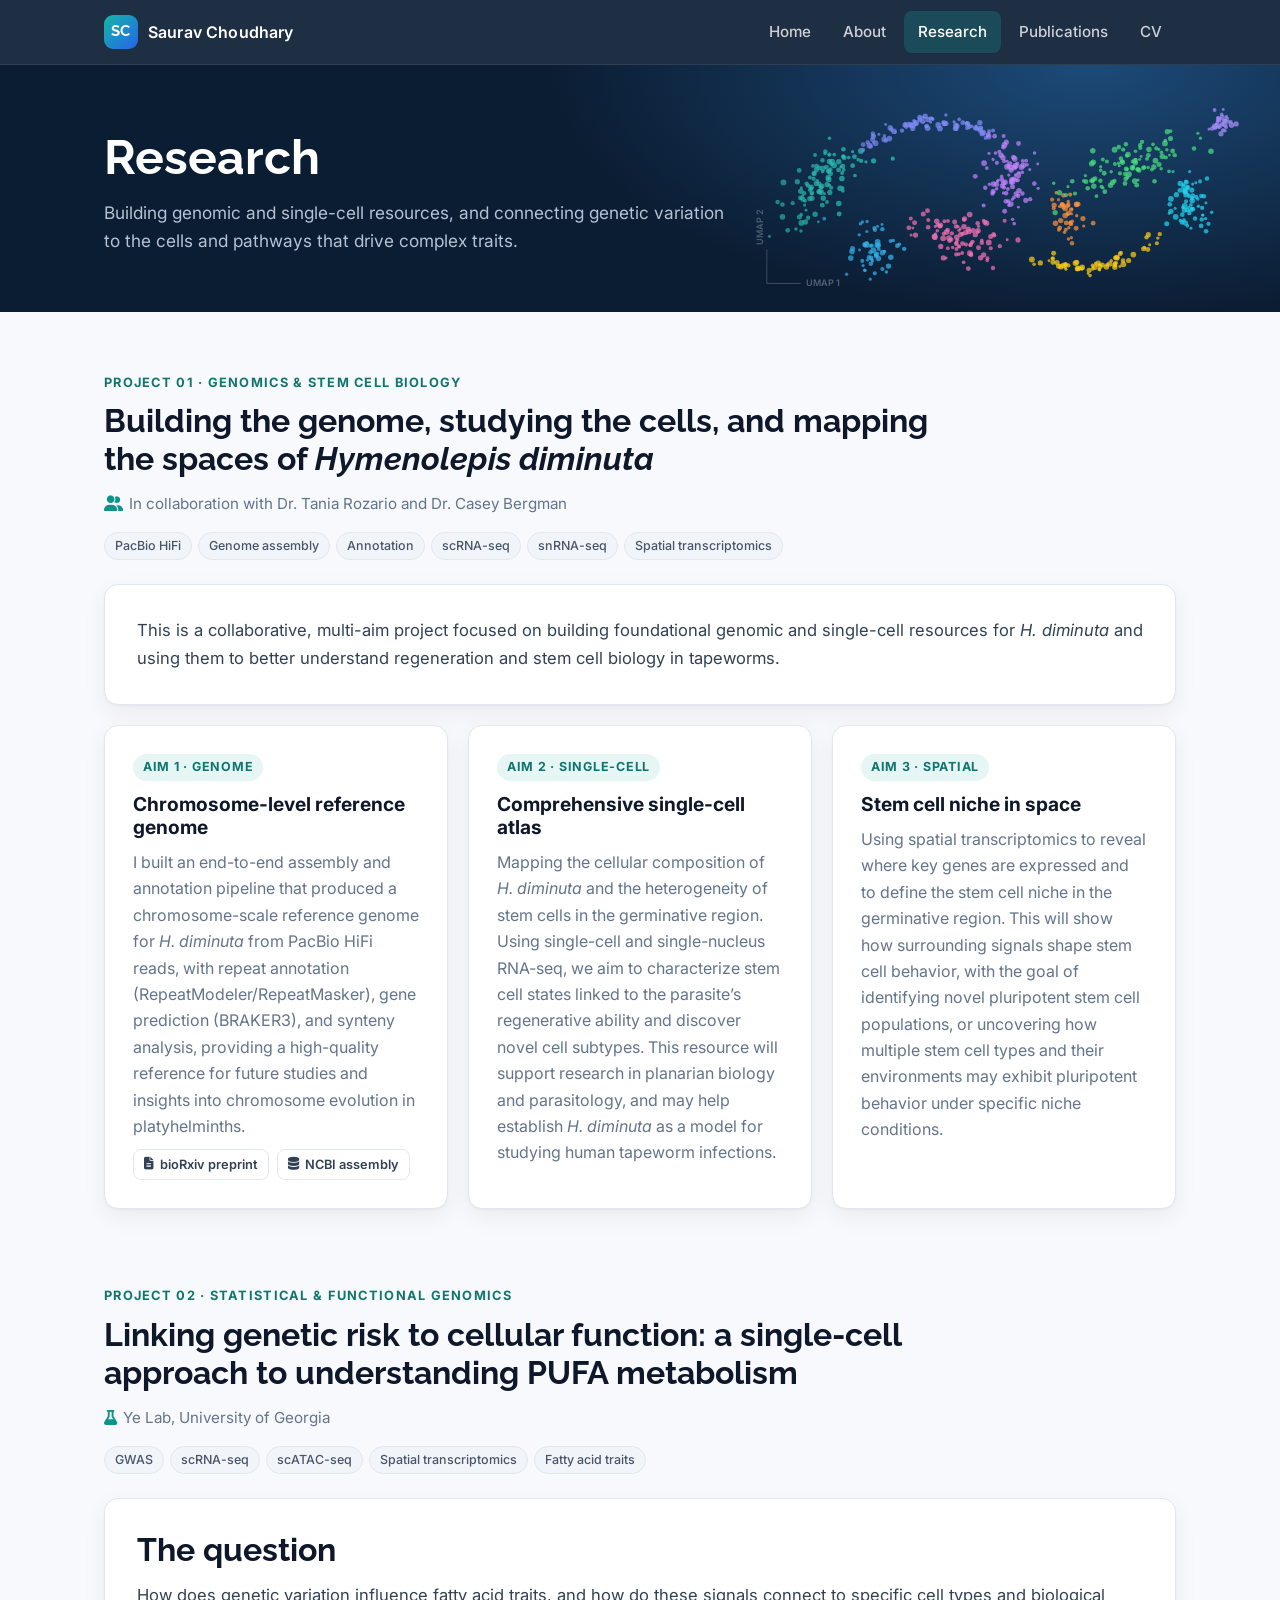
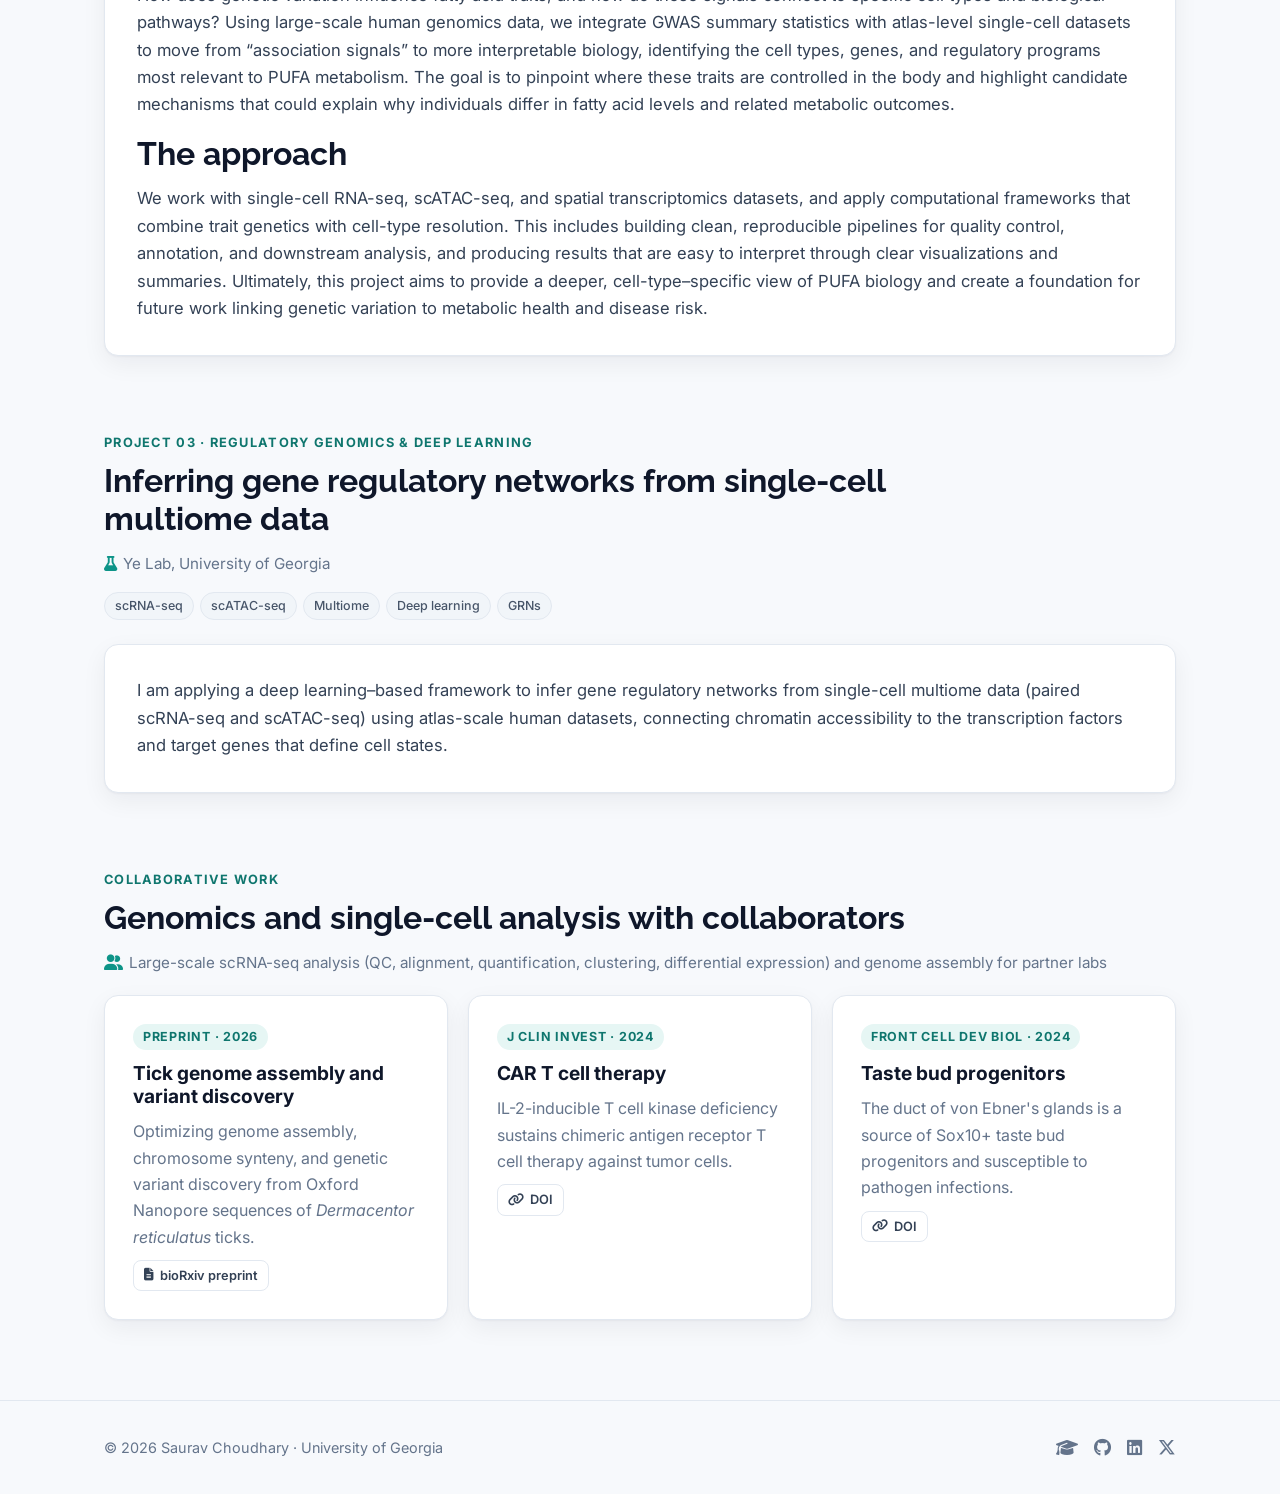
<file: research.html>
<!DOCTYPE html>
<html lang="en">
<head>
    <meta charset="UTF-8">
    <meta name="viewport" content="width=device-width, initial-scale=1.0">
    <title>Research | Saurav Choudhary, University of Georgia (UGA)</title>
    <meta name="description" content="Research by Saurav Choudhary at the University of Georgia (UGA): Hymenolepis diminuta genome assembly, single-cell atlases, spatial transcriptomics, GWAS integration for PUFA metabolism, and gene regulatory networks.">
    <meta property="og:title" content="Research | Saurav Choudhary, University of Georgia (UGA)">
    <meta property="og:description" content="Research by Saurav Choudhary at the University of Georgia (UGA): Hymenolepis diminuta genome assembly, single-cell atlases, spatial transcriptomics, GWAS integration for PUFA metabolism, and gene regulatory networks.">
    <link rel="canonical" href="https://choudhary-saurav.github.io/research.html">
    <meta property="og:url" content="https://choudhary-saurav.github.io/research.html">
    <meta property="og:site_name" content="Saurav Choudhary">
    <meta property="og:image" content="https://choudhary-saurav.github.io/assets/images/profile_640.jpg">

    <link rel="preconnect" href="https://fonts.googleapis.com">
    <link rel="preconnect" href="https://fonts.gstatic.com" crossorigin>
    <link href="https://fonts.googleapis.com/css2?family=Inter:wght@400;500;600;700&family=Raleway:wght@700;800&display=swap" rel="stylesheet">
    <link rel="stylesheet" href="https://cdnjs.cloudflare.com/ajax/libs/font-awesome/6.5.1/css/all.min.css">
    <link rel="stylesheet" href="assets/css/style.css">
</head>
<body>

    <nav class="site-nav">
        <div class="wrap">
            <a class="brand" href="index.html">
                <span class="brand-mark">SC</span>
                <span>Saurav Choudhary</span>
            </a>
            <button class="nav-toggle" aria-label="Toggle menu" aria-expanded="false">
                <i class="fa-solid fa-bars"></i>
            </button>
            <ul class="nav-links">
                <li><a href="index.html">Home</a></li>
                <li><a href="about.html">About</a></li>
                <li><a class="active" href="research.html">Research</a></li>
                <li><a href="publications.html">Publications</a></li>
                <li><a href="cv.html">CV</a></li>
            </ul>
        </div>
    </nav>

    <header class="page-hero">
        <canvas class="hero-canvas" data-anim="umap" aria-hidden="true"></canvas>
        <div class="wrap">
            <h1>Research</h1>
            <p>Building genomic and single-cell resources, and connecting genetic variation to the cells and pathways that drive complex traits.</p>
        </div>
    </header>

    <main class="page-body">
        <div class="wrap">

            <!-- Project 1 -->
            <section class="project">
                <span class="project-label">Project 01 · Genomics &amp; stem cell biology</span>
                <h2>Building the genome, studying the cells, and mapping the spaces of <i>Hymenolepis diminuta</i></h2>
                <p class="project-meta"><i class="fa-solid fa-user-group"></i>In collaboration with Dr. Tania Rozario and Dr. Casey Bergman</p>
                <div class="tags">
                    <span class="tag">PacBio HiFi</span>
                    <span class="tag">Genome assembly</span>
                    <span class="tag">Annotation</span>
                    <span class="tag">scRNA-seq</span>
                    <span class="tag">snRNA-seq</span>
                    <span class="tag">Spatial transcriptomics</span>
                </div>

                <div class="panel prose">
                    <p>
                        This is a collaborative, multi-aim project focused on building foundational genomic and single-cell
                        resources for <i>H. diminuta</i> and using them to better understand regeneration and stem cell
                        biology in tapeworms.
                    </p>
                </div>

                <div class="aims">
                    <article class="card">
                        <span class="aim-num">Aim 1 · Genome</span>
                        <h3>Chromosome-level reference genome</h3>
                        <p>
                            I built an end-to-end assembly and annotation pipeline that produced a chromosome-scale reference
                            genome for <i>H. diminuta</i> from PacBio HiFi reads, with repeat annotation
                            (RepeatModeler/RepeatMasker), gene prediction (BRAKER3), and synteny analysis, providing a
                            high-quality reference for future studies and insights into chromosome evolution in platyhelminths.
                        </p>
                        <div class="pub-links">
                            <a class="chip-link" href="https://doi.org/10.64898/2026.06.23.734100" target="_blank" rel="noopener"><i class="fa-solid fa-file-lines"></i> bioRxiv preprint</a>
                            <a class="chip-link" href="https://www.ncbi.nlm.nih.gov/datasets/genome/GCA_056153285.1/" target="_blank" rel="noopener"><i class="fa-solid fa-database"></i> NCBI assembly</a>
                        </div>
                    </article>

                    <article class="card">
                        <span class="aim-num">Aim 2 · Single-cell</span>
                        <h3>Comprehensive single-cell atlas</h3>
                        <p>
                            Mapping the cellular composition of <i>H. diminuta</i> and the heterogeneity of stem cells in the
                            germinative region. Using single-cell and single-nucleus RNA-seq, we aim to characterize stem cell
                            states linked to the parasite’s regenerative ability and discover novel cell subtypes. This resource
                            will support research in planarian biology and parasitology, and may help establish
                            <i>H. diminuta</i> as a model for studying human tapeworm infections.
                        </p>
                    </article>

                    <article class="card">
                        <span class="aim-num">Aim 3 · Spatial</span>
                        <h3>Stem cell niche in space</h3>
                        <p>
                            Using spatial transcriptomics to reveal where key genes are expressed and to define the stem cell
                            niche in the germinative region. This will show how surrounding signals shape stem cell behavior,
                            with the goal of identifying novel pluripotent stem cell populations, or uncovering how multiple
                            stem cell types and their environments may exhibit pluripotent behavior under specific niche
                            conditions.
                        </p>
                    </article>
                </div>
            </section>

            <!-- Project 2 -->
            <section class="project">
                <span class="project-label">Project 02 · Statistical &amp; functional genomics</span>
                <h2>Linking genetic risk to cellular function: a single-cell approach to understanding PUFA metabolism</h2>
                <p class="project-meta"><i class="fa-solid fa-flask"></i>Ye Lab, University of Georgia</p>
                <div class="tags">
                    <span class="tag">GWAS</span>
                    <span class="tag">scRNA-seq</span>
                    <span class="tag">scATAC-seq</span>
                    <span class="tag">Spatial transcriptomics</span>
                    <span class="tag">Fatty acid traits</span>
                </div>

                <div class="panel prose">
                    <h2>The question</h2>
                    <p>
                        How does genetic variation influence fatty acid traits, and how do these signals connect to specific
                        cell types and biological pathways? Using large-scale human genomics data, we integrate GWAS summary
                        statistics with atlas-level single-cell datasets to move from “association signals” to more
                        interpretable biology, identifying the cell types, genes, and regulatory programs most relevant to
                        PUFA metabolism. The goal is to pinpoint where these traits are controlled in the body and highlight
                        candidate mechanisms that could explain why individuals differ in fatty acid levels and related
                        metabolic outcomes.
                    </p>

                    <h2>The approach</h2>
                    <p>
                        We work with single-cell RNA-seq, scATAC-seq, and spatial transcriptomics datasets, and apply
                        computational frameworks that combine trait genetics with cell-type resolution. This includes building
                        clean, reproducible pipelines for quality control, annotation, and downstream analysis, and producing
                        results that are easy to interpret through clear visualizations and summaries. Ultimately, this
                        project aims to provide a deeper, cell-type–specific view of PUFA biology and create a foundation for
                        future work linking genetic variation to metabolic health and disease risk.
                    </p>
                </div>
            </section>

            <!-- Project 3 -->
            <section class="project">
                <span class="project-label">Project 03 · Regulatory genomics &amp; deep learning</span>
                <h2>Inferring gene regulatory networks from single-cell multiome data</h2>
                <p class="project-meta"><i class="fa-solid fa-flask"></i>Ye Lab, University of Georgia</p>
                <div class="tags">
                    <span class="tag">scRNA-seq</span>
                    <span class="tag">scATAC-seq</span>
                    <span class="tag">Multiome</span>
                    <span class="tag">Deep learning</span>
                    <span class="tag">GRNs</span>
                </div>

                <div class="panel prose">
                    <p>
                        I am applying a deep learning–based framework to infer gene regulatory networks from single-cell
                        multiome data (paired scRNA-seq and scATAC-seq) using atlas-scale human datasets, connecting
                        chromatin accessibility to the transcription factors and target genes that define cell states.
                    </p>
                </div>
            </section>

            <!-- Collaborations -->
            <section class="project">
                <span class="project-label">Collaborative work</span>
                <h2>Genomics and single-cell analysis with collaborators</h2>
                <p class="project-meta"><i class="fa-solid fa-user-group"></i>Large-scale scRNA-seq analysis (QC, alignment, quantification, clustering, differential expression) and genome assembly for partner labs</p>

                <div class="aims">
                    <article class="card">
                        <span class="aim-num">Preprint · 2026</span>
                        <h3>Tick genome assembly and variant discovery</h3>
                        <p>Optimizing genome assembly, chromosome synteny, and genetic variant discovery from Oxford Nanopore sequences of <i>Dermacentor reticulatus</i> ticks.</p>
                        <div class="pub-links">
                            <a class="chip-link" href="https://doi.org/10.64898/2026.09.18.752137" target="_blank" rel="noopener"><i class="fa-solid fa-file-lines"></i> bioRxiv preprint</a>
                        </div>
                    </article>

                    <article class="card">
                        <span class="aim-num">J Clin Invest · 2024</span>
                        <h3>CAR T cell therapy</h3>
                        <p>IL-2-inducible T cell kinase deficiency sustains chimeric antigen receptor T cell therapy against tumor cells.</p>
                        <div class="pub-links">
                            <a class="chip-link" href="https://doi.org/10.1172/JCI178558" target="_blank" rel="noopener"><i class="fa-solid fa-link"></i> DOI</a>
                        </div>
                    </article>

                    <article class="card">
                        <span class="aim-num">Front Cell Dev Biol · 2024</span>
                        <h3>Taste bud progenitors</h3>
                        <p>The duct of von Ebner's glands is a source of Sox10+ taste bud progenitors and susceptible to pathogen infections.</p>
                        <div class="pub-links">
                            <a class="chip-link" href="https://doi.org/10.3389/fcell.2024.1460669" target="_blank" rel="noopener"><i class="fa-solid fa-link"></i> DOI</a>
                        </div>
                    </article>
                </div>
            </section>

        </div>
    </main>

    <footer class="site-footer">
        <div class="wrap">
            <span>© 2026 Saurav Choudhary · University of Georgia</span>
            <div class="footer-social">
                <a href="https://scholar.google.com/citations?user=HQW7pr0AAAAJ&hl=en" target="_blank" rel="noopener" aria-label="Google Scholar"><i class="fa-solid fa-graduation-cap"></i></a>
                <a href="https://github.com/Saurav0731" target="_blank" rel="noopener" aria-label="GitHub"><i class="fa-brands fa-github"></i></a>
                <a href="https://www.linkedin.com/in/saurav317/" target="_blank" rel="noopener" aria-label="LinkedIn"><i class="fa-brands fa-linkedin"></i></a>
                <a href="https://x.com/saurav317" target="_blank" rel="noopener" aria-label="X"><i class="fa-brands fa-x-twitter"></i></a>
            </div>
        </div>
    </footer>

    <script data-goatcounter="https://choudhary-saurav.goatcounter.com/count" async src="https://gc.zgo.at/count.js"></script>
    <script src="assets/js/site.js"></script>
    <script src="assets/js/hero-anim.js"></script>
</body>
</html>
</file>
<file: assets/css/style.css>
/* =========================================================
   Saurav Choudhary — shared site stylesheet
   ========================================================= */

:root {
    --ink: #0f172a;
    --text: #334155;
    --muted: #64748b;
    --bg: #f7f9fc;
    --surface: #ffffff;
    --line: #e2e8f0;
    --navy: #0b1d33;
    --navy-2: #13304f;
    --accent: #0d9488;
    --accent-dark: #0f766e;
    --accent-soft: #e6f6f4;
    --radius: 14px;
    --shadow: 0 1px 2px rgba(15, 23, 42, 0.04), 0 8px 24px rgba(15, 23, 42, 0.06);
    --shadow-hover: 0 2px 4px rgba(15, 23, 42, 0.06), 0 16px 36px rgba(15, 23, 42, 0.10);
    --display: "Raleway", "Helvetica Neue", Arial, sans-serif;
    --sans: "Inter", -apple-system, BlinkMacSystemFont, "Segoe UI", Roboto, "Helvetica Neue", sans-serif;
    --max: 1120px;
}

*,
*::before,
*::after {
    box-sizing: border-box;
}

html {
    scroll-behavior: smooth;
}

body {
    margin: 0;
    font-family: var(--sans);
    font-size: 16px;
    line-height: 1.65;
    color: var(--text);
    background: var(--bg);
    -webkit-font-smoothing: antialiased;
}

img {
    max-width: 100%;
    display: block;
}

a {
    color: var(--accent-dark);
    text-decoration: none;
}

a:hover {
    text-decoration: underline;
}

h1, h2, h3 {
    color: var(--ink);
    line-height: 1.2;
    margin: 0;
}

.wrap {
    max-width: var(--max);
    margin: 0 auto;
    padding: 0 24px;
}

/* ---------- Navigation ---------- */

.site-nav {
    position: sticky;
    top: 0;
    z-index: 100;
    background: rgba(11, 29, 51, 0.92);
    backdrop-filter: saturate(160%) blur(10px);
    -webkit-backdrop-filter: saturate(160%) blur(10px);
    border-bottom: 1px solid rgba(255, 255, 255, 0.08);
}

.site-nav .wrap {
    display: flex;
    align-items: center;
    justify-content: space-between;
    height: 64px;
}

.brand {
    display: flex;
    align-items: center;
    gap: 10px;
    color: #fff;
    font-weight: 600;
    letter-spacing: 0.01em;
}

.brand:hover {
    text-decoration: none;
}

.brand-mark {
    display: grid;
    place-items: center;
    width: 34px;
    height: 34px;
    border-radius: 9px;
    background: linear-gradient(135deg, #14b8a6, #2563eb);
    font-family: var(--display);
    font-size: 0.95rem;
    font-weight: 700;
}

.nav-links {
    display: flex;
    gap: 4px;
    list-style: none;
    margin: 0;
    padding: 0;
}

.nav-links a {
    display: block;
    padding: 8px 14px;
    border-radius: 8px;
    color: rgba(255, 255, 255, 0.78);
    font-size: 0.95rem;
    font-weight: 500;
    transition: color 0.2s, background 0.2s;
}

.nav-links a:hover {
    color: #fff;
    background: rgba(255, 255, 255, 0.08);
    text-decoration: none;
}

.nav-links a.active {
    color: #fff;
    background: rgba(20, 184, 166, 0.22);
}

.nav-toggle {
    display: none;
    background: none;
    border: 0;
    color: #fff;
    font-size: 1.4rem;
    cursor: pointer;
    padding: 6px;
}

@media (max-width: 720px) {
    .nav-toggle {
        display: block;
    }

    .nav-links {
        display: none;
        position: absolute;
        top: 64px;
        left: 0;
        right: 0;
        flex-direction: column;
        padding: 8px 16px 16px;
        background: var(--navy);
        border-bottom: 1px solid rgba(255, 255, 255, 0.08);
    }

    .nav-links.open {
        display: flex;
    }
}

/* ---------- Buttons ---------- */

.btn {
    display: inline-flex;
    align-items: center;
    gap: 8px;
    padding: 11px 18px;
    border-radius: 10px;
    font-size: 0.95rem;
    font-weight: 600;
    border: 1px solid transparent;
    transition: transform 0.15s, background 0.2s, border-color 0.2s;
}

.btn:hover {
    text-decoration: none;
    transform: translateY(-1px);
}

.btn-primary {
    background: #14b8a6;
    color: #04211e;
}

.btn-primary:hover {
    background: #2dd4bf;
}

.btn-ghost {
    color: #fff;
    border-color: rgba(255, 255, 255, 0.28);
    background: rgba(255, 255, 255, 0.04);
}

.btn-ghost:hover {
    border-color: rgba(255, 255, 255, 0.6);
    background: rgba(255, 255, 255, 0.1);
}

.btn-outline {
    color: var(--accent-dark);
    border-color: var(--accent);
    background: transparent;
}

.btn-outline:hover {
    background: var(--accent-soft);
}

/* ---------- Home hero ---------- */

.hero {
    position: relative;
    overflow: hidden;
    background: radial-gradient(1200px 600px at 85% 20%, #1c4a78 0%, var(--navy) 55%);
    color: #e2e8f0;
}

.hero::before,
.page-hero::before {
    content: "";
    position: absolute;
    inset: 0;
    background: url("../images/hero_dna.jpg") right center / cover no-repeat;
    opacity: 0.18;
    mix-blend-mode: screen;
    pointer-events: none;
}

.hero.hero--animated::before,
.page-hero.hero--animated::before {
    display: none;
}

.hero-canvas {
    position: absolute;
    inset: 0;
    pointer-events: none;
    -webkit-mask-image: linear-gradient(90deg, rgba(0, 0, 0, 0.15) 0%, rgba(0, 0, 0, 0.3) 40%, #000 72%);
    mask-image: linear-gradient(90deg, rgba(0, 0, 0, 0.15) 0%, rgba(0, 0, 0, 0.3) 40%, #000 72%);
}

@media (max-width: 860px) {
    .hero-canvas {
        -webkit-mask-image: linear-gradient(180deg, #000 0%, rgba(0, 0, 0, 0.2) 45%, rgba(0, 0, 0, 0.2) 100%);
        mask-image: linear-gradient(180deg, #000 0%, rgba(0, 0, 0, 0.2) 45%, rgba(0, 0, 0, 0.2) 100%);
    }

    .page-hero .hero-canvas {
        -webkit-mask-image: none;
        mask-image: none;
        opacity: 0.35;
    }
}

.hero .wrap {
    position: relative;
    display: grid;
    grid-template-columns: 1.35fr 1fr;
    align-items: center;
    gap: 48px;
    padding-top: 88px;
    padding-bottom: 96px;
}

.eyebrow {
    display: inline-block;
    margin-bottom: 18px;
    padding: 6px 12px;
    border-radius: 999px;
    background: rgba(20, 184, 166, 0.14);
    border: 1px solid rgba(45, 212, 191, 0.35);
    color: #5eead4;
    font-size: 0.8rem;
    font-weight: 600;
    letter-spacing: 0.08em;
    text-transform: uppercase;
}

.hero h1 {
    font-family: var(--display);
    font-size: clamp(2.5rem, 5.5vw, 3.9rem);
    font-weight: 700;
    color: #fff;
    letter-spacing: -0.01em;
}

.hero .role {
    margin: 12px 0 0;
    font-size: 1.2rem;
    color: #cbd5e1;
}

.hero .role strong {
    color: #fff;
    font-weight: 600;
}

.hero .lede {
    max-width: 560px;
    margin: 22px 0 30px;
    font-size: 1.05rem;
    color: #b6c2d2;
}

.hero-actions {
    display: flex;
    flex-wrap: wrap;
    gap: 12px;
}

.hero-social {
    display: flex;
    gap: 18px;
    margin-top: 28px;
}

.hero-social a {
    color: #94a3b8;
    font-size: 1.25rem;
    transition: color 0.2s;
}

.hero-social a:hover {
    color: #fff;
    text-decoration: none;
}

.portrait {
    justify-self: center;
    position: relative;
    width: min(340px, 100%);
}

.portrait::before {
    content: "";
    position: absolute;
    inset: -14px;
    border-radius: 50%;
    background: conic-gradient(from 200deg, #14b8a6, #2563eb, #7c3aed, #14b8a6);
    opacity: 0.55;
    filter: blur(18px);
}

.portrait img {
    position: relative;
    width: 100%;
    aspect-ratio: 1;
    object-fit: cover;
    border-radius: 50%;
    border: 5px solid rgba(255, 255, 255, 0.9);
}

@media (max-width: 860px) {
    .hero .wrap {
        grid-template-columns: 1fr;
        text-align: center;
        gap: 36px;
        padding-top: 56px;
        padding-bottom: 64px;
    }

    .portrait {
        order: -1;
        width: 200px;
    }

    .hero .lede {
        margin-left: auto;
        margin-right: auto;
    }

    .hero-actions,
    .hero-social {
        justify-content: center;
    }
}

/* ---------- Sections ---------- */

.section {
    padding: 80px 0;
}

.section + .section {
    padding-top: 0;
}

.section-head {
    display: flex;
    align-items: flex-end;
    justify-content: space-between;
    gap: 16px;
    flex-wrap: wrap;
    margin-bottom: 32px;
}

.section-head h2 {
    font-family: var(--display);
    font-size: 2rem;
    font-weight: 700;
}

.section-head p {
    margin: 6px 0 0;
    color: var(--muted);
}

.section-link {
    font-weight: 600;
    font-size: 0.95rem;
}

/* ---------- Research cards ---------- */

.cards {
    display: grid;
    grid-template-columns: repeat(3, 1fr);
    gap: 24px;
}

.card {
    background: var(--surface);
    border: 1px solid var(--line);
    border-radius: var(--radius);
    padding: 28px;
    box-shadow: var(--shadow);
    transition: transform 0.2s, box-shadow 0.2s;
    display: flex;
    flex-direction: column;
}

.card:hover {
    transform: translateY(-4px);
    box-shadow: var(--shadow-hover);
}

.card-icon {
    display: grid;
    place-items: center;
    width: 48px;
    height: 48px;
    margin-bottom: 18px;
    border-radius: 12px;
    background: var(--accent-soft);
    color: var(--accent-dark);
    font-size: 1.25rem;
}

.card h3 {
    font-size: 1.2rem;
    margin-bottom: 10px;
}

.card p {
    margin: 0 0 18px;
    color: var(--muted);
    flex: 1;
}

.tags {
    display: flex;
    flex-wrap: wrap;
    gap: 6px;
}

.tag {
    padding: 3px 10px;
    border-radius: 999px;
    background: #f1f5f9;
    border: 1px solid var(--line);
    color: #475569;
    font-size: 0.78rem;
    font-weight: 500;
}

@media (max-width: 900px) {
    .cards {
        grid-template-columns: 1fr;
    }
}

/* ---------- News + publications split ---------- */

.split {
    display: grid;
    grid-template-columns: 1fr 1fr;
    gap: 32px;
}

@media (max-width: 900px) {
    .split {
        grid-template-columns: 1fr;
    }
}

.panel {
    background: var(--surface);
    border: 1px solid var(--line);
    border-radius: var(--radius);
    padding: 32px;
    box-shadow: var(--shadow);
}

.panel h2 {
    font-family: var(--display);
    font-size: 1.6rem;
    margin-bottom: 22px;
}

.panel-foot {
    margin-top: 22px;
    font-weight: 600;
    font-size: 0.95rem;
}

.news {
    list-style: none;
    margin: 0;
    padding: 0;
}

.news li {
    display: grid;
    grid-template-columns: 84px 1fr;
    gap: 16px;
    padding: 12px 0;
    border-top: 1px solid var(--line);
}

.news li:first-child {
    border-top: 0;
    padding-top: 0;
}

.news time {
    color: var(--accent-dark);
    font-weight: 600;
    font-size: 0.85rem;
    padding-top: 2px;
}

.news .badge {
    display: inline-block;
    margin-right: 6px;
    font-size: 0.95rem;
}

.pub {
    padding: 14px 0;
    border-top: 1px solid var(--line);
}

.pub:first-of-type {
    border-top: 0;
    padding-top: 0;
}

.pub-title {
    display: block;
    color: var(--ink);
    font-weight: 600;
    line-height: 1.4;
}

.pub-title:hover {
    color: var(--accent-dark);
}

.pub-meta {
    margin-top: 6px;
    font-size: 0.88rem;
    color: var(--muted);
}

.pub-meta em {
    color: var(--text);
    font-style: italic;
}

/* ---------- Contact band ---------- */

.contact {
    background: linear-gradient(120deg, var(--navy) 0%, var(--navy-2) 100%);
    border-radius: 20px;
    padding: 48px;
    display: flex;
    align-items: center;
    justify-content: space-between;
    gap: 24px;
    flex-wrap: wrap;
    color: #cbd5e1;
}

.contact h2 {
    font-family: var(--display);
    color: #fff;
    font-size: 1.8rem;
    margin-bottom: 8px;
}

.contact p {
    margin: 0;
    max-width: 560px;
}

@media (max-width: 600px) {
    .contact {
        padding: 32px 24px;
    }
}

/* ---------- Footer ---------- */

.site-footer {
    margin-top: 80px;
    padding: 32px 0;
    border-top: 1px solid var(--line);
    color: var(--muted);
    font-size: 0.9rem;
}

.site-footer .wrap {
    display: flex;
    justify-content: space-between;
    align-items: center;
    gap: 16px;
    flex-wrap: wrap;
}

.footer-social {
    display: flex;
    gap: 16px;
}

.footer-social a {
    color: var(--muted);
    font-size: 1.1rem;
}

.footer-social a:hover {
    color: var(--accent-dark);
    text-decoration: none;
}

/* =========================================================
   Inner pages
   ========================================================= */

/* ---------- Page header ---------- */

.page-hero {
    position: relative;
    overflow: hidden;
    background: radial-gradient(900px 420px at 85% 0%, #1c4a78 0%, var(--navy) 60%);
    color: #b6c2d2;
}

.page-hero::before {
    opacity: 0.12;
}

.page-hero .wrap {
    position: relative;
    padding-top: 64px;
    padding-bottom: 56px;
}

.page-hero h1 {
    font-family: var(--display);
    font-size: clamp(2.2rem, 4.5vw, 3rem);
    font-weight: 700;
    color: #fff;
}

.page-hero p {
    max-width: 640px;
    margin: 12px 0 0;
    font-size: 1.08rem;
}

.page-hero .hero-actions {
    margin-top: 26px;
}

.page-body {
    padding: 56px 0 0;
}

/* ---------- Prose ---------- */

.prose h2 {
    font-family: var(--display);
    font-size: 1.5rem;
    margin: 40px 0 14px;
}

.prose h2:first-child {
    margin-top: 0;
}

.prose p {
    margin: 0 0 16px;
    font-size: 1.04rem;
}

.prose p:last-child {
    margin-bottom: 0;
}

.prose strong {
    color: var(--ink);
}

/* ---------- About ---------- */

.about-layout {
    display: grid;
    grid-template-columns: minmax(0, 1fr) 360px;
    gap: 32px;
    align-items: start;
}

.about-layout > .panel {
    padding: 40px;
}

.sidebar {
    display: grid;
    gap: 24px;
}

.sidebar .panel {
    padding: 28px;
}

.sidebar .panel h2 {
    font-size: 1.25rem;
    margin-bottom: 16px;
}

@media (max-width: 960px) {
    .about-layout {
        grid-template-columns: 1fr;
    }

    .sidebar {
        position: static;
    }
}

@media (max-width: 600px) {
    .about-layout > .panel {
        padding: 28px 24px;
    }
}

.edu {
    list-style: none;
    margin: 0;
    padding: 0;
}

.edu li {
    display: flex;
    gap: 14px;
    align-items: center;
    padding: 14px 0;
    border-top: 1px solid var(--line);
}

.edu li:first-child {
    border-top: 0;
    padding-top: 0;
}

.edu img {
    width: 56px;
    height: 56px;
    flex-shrink: 0;
    object-fit: contain;
    padding: 6px;
    background: #fff;
    border: 1px solid var(--line);
    border-radius: 12px;
}

.edu .school {
    color: var(--ink);
    font-weight: 600;
    line-height: 1.3;
}

.edu .degree {
    font-size: 0.92rem;
}

.edu .years {
    font-size: 0.82rem;
    color: var(--muted);
}

.exp {
    list-style: none;
    margin: 0;
    padding: 0;
}

.exp li {
    position: relative;
    padding: 0 0 16px 20px;
    border-left: 2px solid var(--line);
}

.exp li:last-child {
    padding-bottom: 0;
}

.exp li::before {
    content: "";
    position: absolute;
    left: -6px;
    top: 5px;
    width: 10px;
    height: 10px;
    border-radius: 50%;
    background: var(--surface);
    border: 2px solid var(--accent);
}

.exp li:first-child::before {
    background: var(--accent);
}

.exp .role {
    color: var(--ink);
    font-weight: 600;
    line-height: 1.35;
}

.exp .org {
    font-size: 0.88rem;
    line-height: 1.4;
}

.exp .years {
    font-size: 0.8rem;
    color: var(--muted);
}

.tool-group {
    margin: 14px 0 8px;
    color: var(--muted);
    font-size: 0.75rem;
    font-weight: 700;
    letter-spacing: 0.08em;
    text-transform: uppercase;
}

.tool-group:first-child {
    margin-top: 0;
}

.tag-lg {
    padding: 6px 14px;
    font-size: 0.9rem;
}

.hobbies {
    margin: 4px 0 18px;
}

/* ---------- Research ---------- */

.project + .project {
    margin-top: 72px;
}

.project-label {
    color: var(--accent-dark);
    font-size: 0.8rem;
    font-weight: 700;
    letter-spacing: 0.1em;
    text-transform: uppercase;
}

.project h2 {
    font-family: var(--display);
    font-size: clamp(1.5rem, 3vw, 2rem);
    margin: 8px 0 12px;
    max-width: 860px;
}

.project-meta {
    margin: 0 0 16px;
    color: var(--muted);
    font-size: 0.95rem;
}

.project-meta i {
    margin-right: 6px;
    color: var(--accent);
}

.project .panel {
    margin-top: 24px;
}

.aims {
    display: grid;
    grid-template-columns: repeat(3, 1fr);
    gap: 20px;
    margin-top: 20px;
}

.aims .card p {
    flex: none;
    margin: 0;
}

.aim-num {
    display: inline-block;
    align-self: flex-start;
    margin-bottom: 12px;
    padding: 3px 10px;
    border-radius: 999px;
    background: var(--accent-soft);
    color: var(--accent-dark);
    font-size: 0.78rem;
    font-weight: 700;
    letter-spacing: 0.06em;
    text-transform: uppercase;
}

@media (max-width: 900px) {
    .aims {
        grid-template-columns: 1fr;
    }
}

/* ---------- Publications ---------- */

.pub-section + .pub-section {
    margin-top: 32px;
}

.year-group {
    display: grid;
    grid-template-columns: 80px 1fr;
    gap: 24px;
    padding: 24px 0;
    border-top: 1px solid var(--line);
}

.year-group:first-of-type {
    border-top: 0;
    padding-top: 0;
}

.year {
    font-family: var(--display);
    font-size: 1.5rem;
    font-weight: 700;
    color: var(--accent-dark);
    line-height: 1.3;
}

.pub-item + .pub-item {
    margin-top: 26px;
}

.pub-item .pub-title {
    font-size: 1.05rem;
}

.pub-authors {
    margin-top: 6px;
    font-size: 0.92rem;
}

.pub-authors strong {
    color: var(--ink);
}

.pub-venue {
    margin-top: 2px;
    font-size: 0.9rem;
    color: var(--muted);
}

.pub-venue em {
    color: var(--text);
}

.pub-links {
    display: flex;
    flex-wrap: wrap;
    gap: 8px;
    margin-top: 10px;
}

.chip-link {
    display: inline-flex;
    align-items: center;
    gap: 6px;
    padding: 4px 10px;
    border: 1px solid var(--line);
    border-radius: 8px;
    color: var(--text);
    font-size: 0.8rem;
    font-weight: 600;
    transition: border-color 0.2s, color 0.2s;
}

.chip-link:hover {
    border-color: var(--accent);
    color: var(--accent-dark);
    text-decoration: none;
}

.note {
    margin-top: 20px;
    color: var(--muted);
    font-size: 0.85rem;
}

@media (max-width: 600px) {
    .year-group {
        grid-template-columns: 1fr;
        gap: 12px;
    }
}

/* ---------- CV ---------- */

.cv-frame {
    overflow: hidden;
    background: var(--surface);
    border: 1px solid var(--line);
    border-radius: var(--radius);
    box-shadow: var(--shadow);
}

.cv-frame object {
    display: block;
    width: 100%;
    height: 85vh;
    min-height: 720px;
    border: 0;
}

.cv-mobile {
    display: none;
    text-align: center;
}

.cv-mobile p {
    margin: 0 0 20px;
}

@media (max-width: 720px) {
    .cv-frame {
        display: none;
    }

    .cv-mobile {
        display: block;
    }
}
</file>
